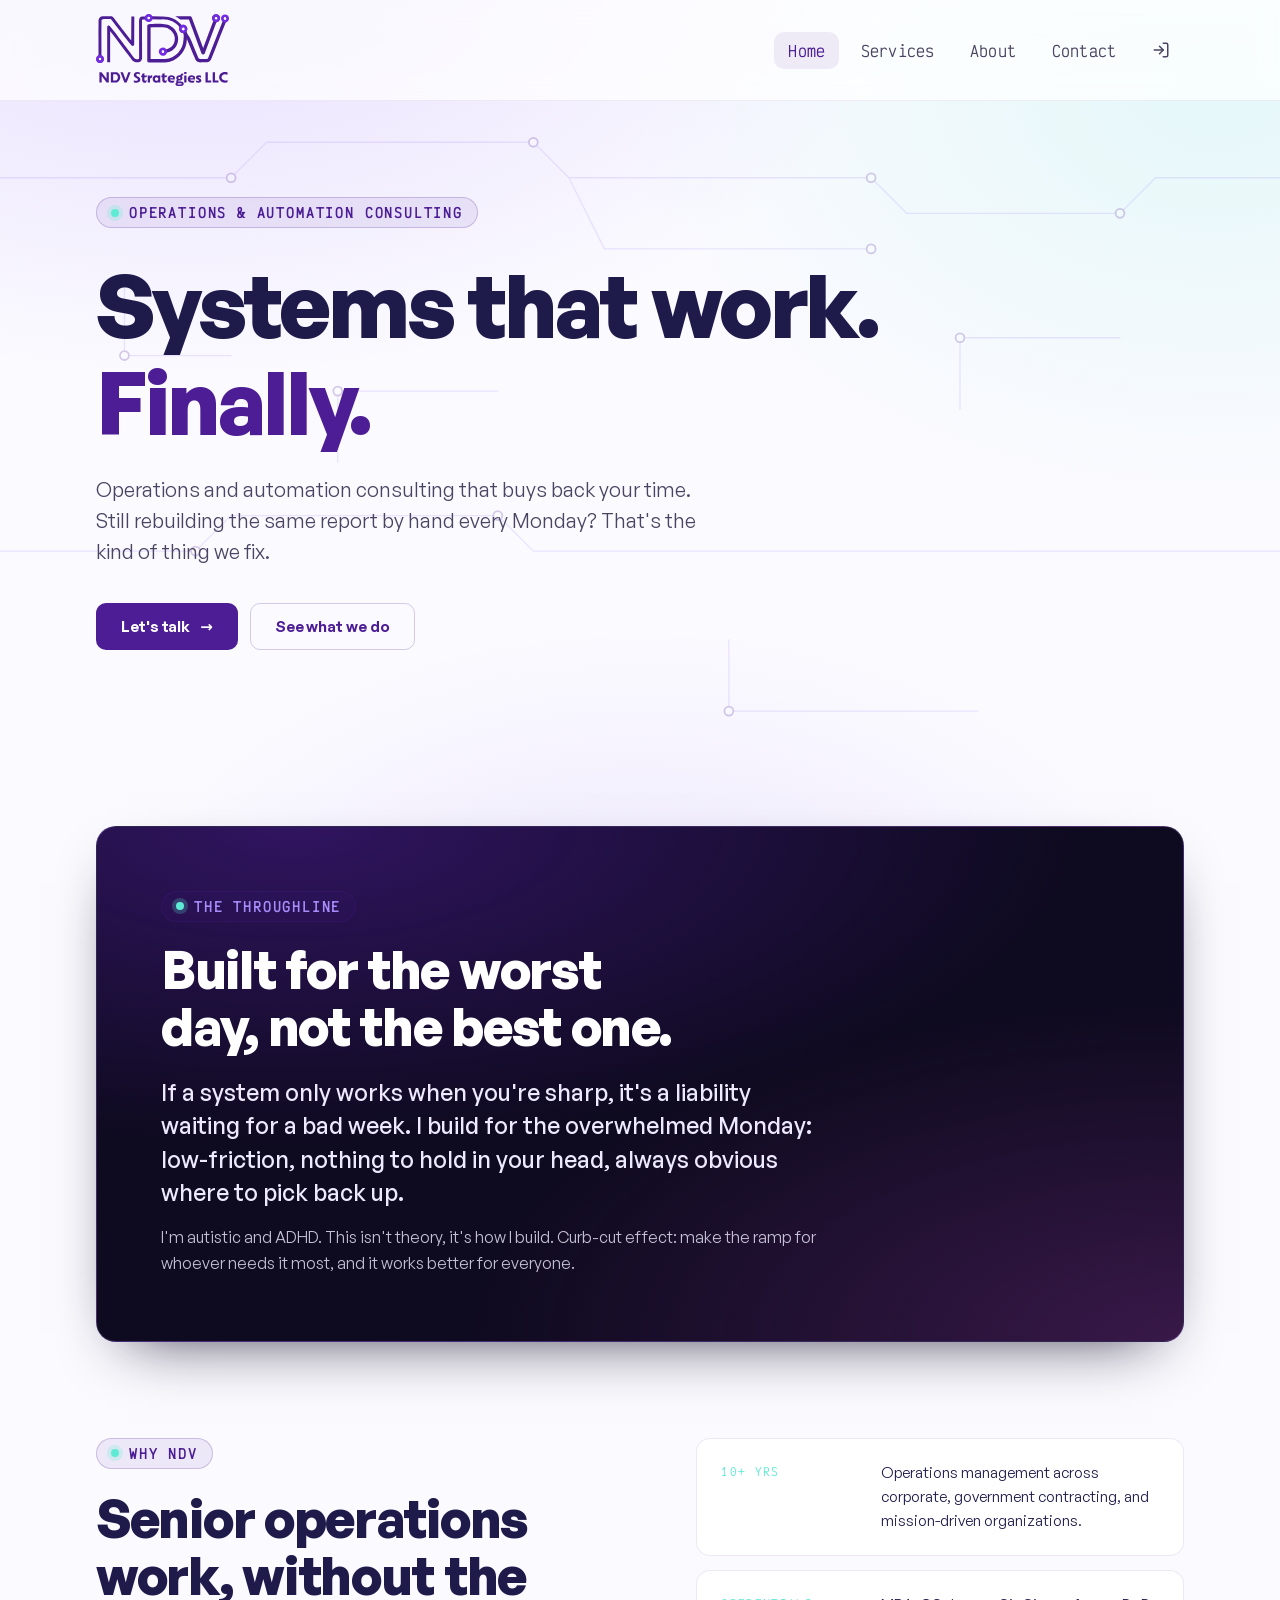
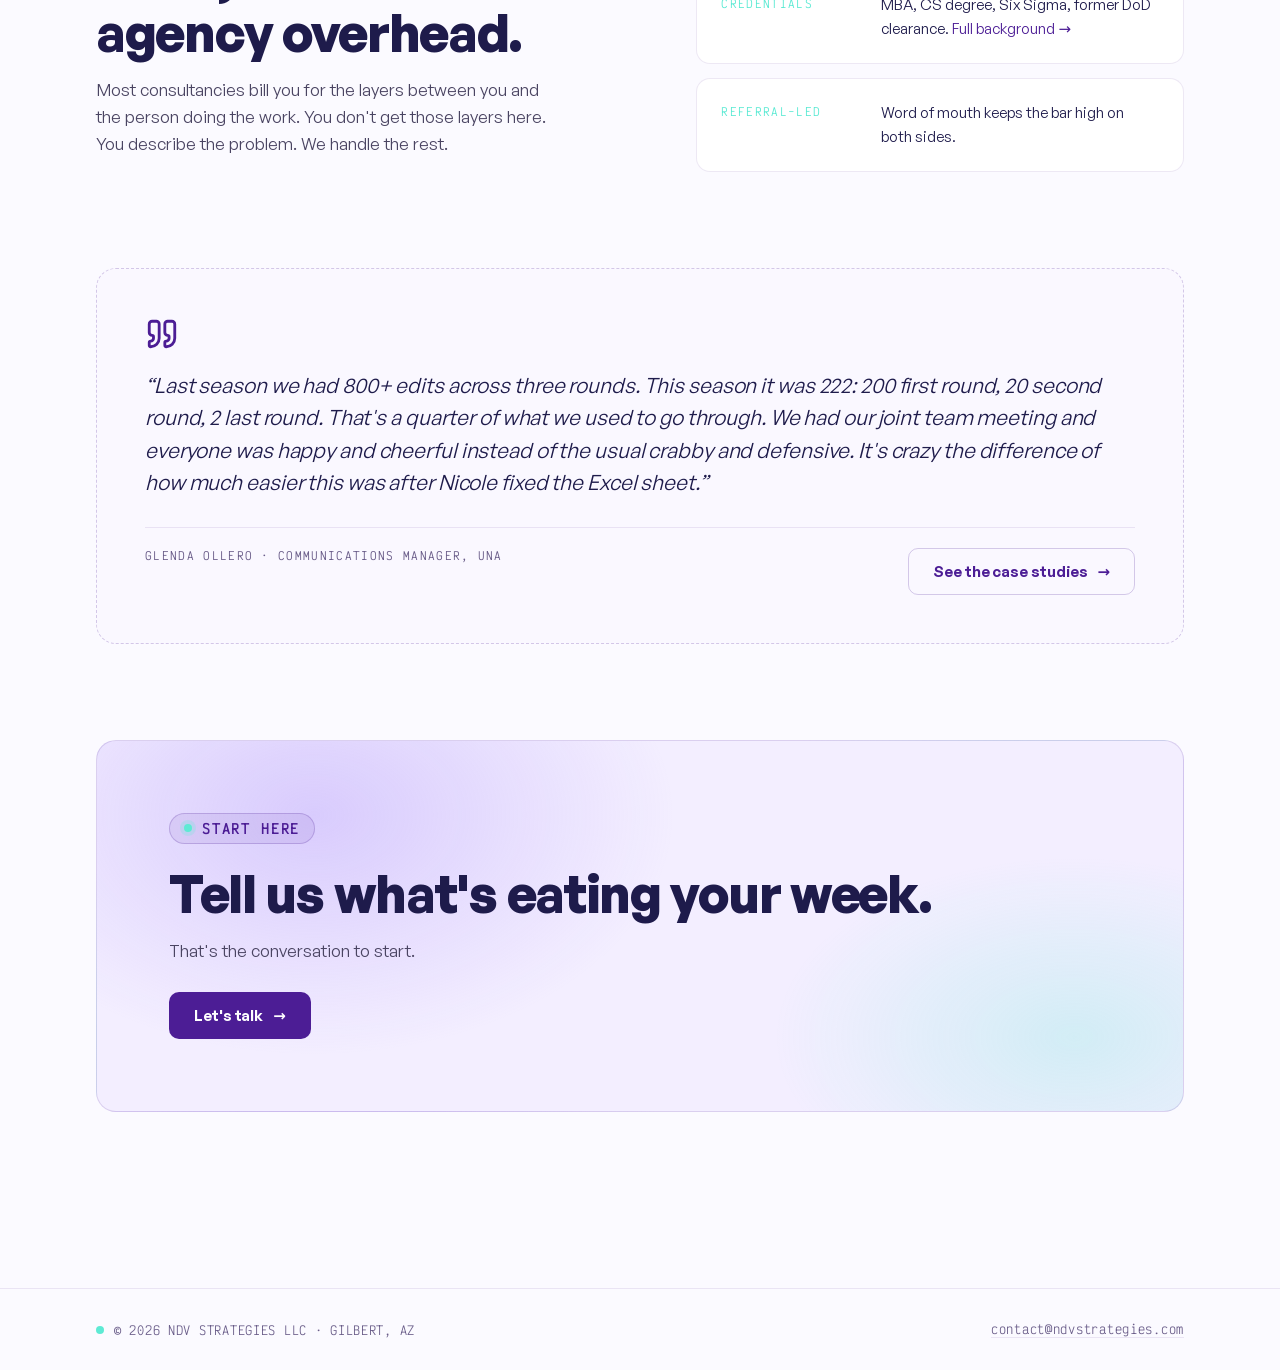
<file: index.html>
<!doctype html>
<html lang="en">
<head>
<meta charset="utf-8">
<meta name="viewport" content="width=device-width, initial-scale=1">
<!-- Google Analytics -->
<script async src="https://www.googletagmanager.com/gtag/js?id=G-9NS33HYLJK"></script>
<script>window.dataLayer=window.dataLayer||[];function gtag(){dataLayer.push(arguments);}gtag('js',new Date());gtag('config','G-9NS33HYLJK');</script>
<title>NDV Strategies · Systems that work. Finally.</title>
<meta name="description" content="Operations and automation consulting that buys back your time. Dashboards, reports, and workflows for organizations that need systems that actually run.">
<link rel="icon" type="image/svg+xml" href="assets/ndv-strategies-favicon.svg">
<link rel="icon" type="image/png" href="assets/ndv-strategies-favicon.png">
<link rel="stylesheet" href="colors_and_type.css">
<link rel="stylesheet" href="css/styles.css">
</head>
<body>

<!-- Circuit background (fixed, subtle) -->
<svg class="circuit-bg" viewBox="0 0 1440 900" preserveAspectRatio="xMidYMid slice" aria-hidden="true">
  <g fill="none" stroke="#A78BFA" stroke-width="1.5" stroke-linecap="round" stroke-linejoin="round" opacity="0.9">
    <path d="M -50 200 L 260 200 L 300 160 L 600 160 L 640 200 L 980 200"/>
    <path d="M 980 200 L 1020 240 L 1260 240 L 1300 200 L 1500 200"/>
    <path d="M 640 200 L 680 280 L 980 280"/>
    <path d="M -50 620 L 220 620 L 260 580 L 560 580 L 600 620 L 1500 620"/>
    <path d="M 380 520 L 380 440 L 560 440"/>
    <path d="M 1080 460 L 1080 380 L 1260 380"/>
    <path d="M 820 720 L 820 800 L 1100 800"/>
    <path d="M 140 320 L 140 400 L 260 400"/>
  </g>
  <g fill="#FFFFFF" stroke="#4C1D95" stroke-width="2">
    <circle cx="260" cy="200" r="5"/><circle cx="600" cy="160" r="5"/>
    <circle cx="980" cy="200" r="5"/><circle cx="1260" cy="240" r="5"/>
    <circle cx="220" cy="620" r="5"/><circle cx="560" cy="580" r="5"/>
    <circle cx="980" cy="280" r="5"/><circle cx="380" cy="440" r="5"/>
    <circle cx="1080" cy="380" r="5"/><circle cx="820" cy="800" r="5"/>
    <circle cx="140" cy="400" r="5"/>
  </g>
</svg>

<!-- Nav -->
<nav class="site-nav">
  <div class="shell nav-inner">
    <a class="nav-brand" href="index.html" aria-label="NDV Strategies, home">
      <img src="assets/ndv-strategies-logo-primary-transparent.svg" alt="NDV Strategies">
    </a>
    <button class="nav-toggle" aria-label="Toggle menu" aria-expanded="false">
      <svg viewBox="0 0 24 24"><path d="M4 7h16M4 12h16M4 17h16"/></svg>
    </button>
    <ul class="nav-links">
      <li><a href="index.html" class="active">Home</a></li>
      <li><a href="services.html">Services</a></li>
      <li><a href="about.html">About</a></li>
      <li><a href="contact.html">Contact</a></li>
      <li><a href="portal.html" class="nav-portal" aria-label="Client login portal" title="Client login"><svg width="18" height="18" viewBox="0 0 24 24" fill="none" stroke="currentColor" stroke-width="2" stroke-linecap="round" stroke-linejoin="round" aria-hidden="true"><path d="m10 17 5-5-5-5"/><path d="M15 12H3"/><path d="M15 3h4a2 2 0 0 1 2 2v14a2 2 0 0 1-2 2h-4"/></svg><span class="nav-portal-text">Login</span></a></li>
    </ul>
  </div>
</nav>

<main>

  <!-- Hero -->
  <section class="hero">
    <div class="shell">
      <span class="eyebrow"><span class="node"></span> Operations &amp; automation consulting</span>
      <h1>Systems that work.<br><span class="fin">Finally.</span></h1>
      <p class="sub">Operations and automation consulting that buys back your time. Still rebuilding the same report by hand every Monday? That's the kind of thing we fix.</p>
      <div class="hero-ctas">
        <a class="btn" href="contact.html">Let's talk <span class="arrow">→</span></a>
        <a class="btn btn-ghost" href="services.html">See what we do</a>
      </div>
    </div>
  </section>

  <!-- ND-first philosophy (the throughline) -->
  <section class="section">
    <div class="shell">
      <div class="philosophy">
        <span class="eyebrow"><span class="node"></span> The throughline</span>
        <h2>Built for the worst day, not the best one.</h2>
        <p class="phil-lede">If a system only works when you're sharp, it's a liability waiting for a bad week. I build for the overwhelmed Monday: low-friction, nothing to hold in your head, always obvious where to pick back up.</p>
        <p>I'm autistic and ADHD. This isn't theory, it's how I build. Curb-cut effect: make the ramp for whoever needs it most, and it works better for everyone.</p>
      </div>
    </div>
  </section>

  <!-- Why NDV -->
  <section class="section">
    <div class="shell">
      <div class="trust">
        <div class="trust-lede">
          <span class="eyebrow"><span class="node"></span> Why NDV</span>
          <h2 style="margin-top:20px">Senior operations work, without the agency overhead.</h2>
          <p>Most consultancies bill you for the layers between you and the person doing the work. You don't get those layers here. You describe the problem. We handle the rest.</p>
        </div>
        <ul class="trust-points">
          <li>
            <span class="mono-label">10+ yrs</span>
            <p>Operations management across corporate, government contracting, and mission-driven organizations.</p>
          </li>
          <li>
            <span class="mono-label">Credentials</span>
            <p>MBA, CS degree, Six Sigma, former DoD clearance. <a href="about.html#credentials">Full background &rarr;</a></p>
          </li>
          <li>
            <span class="mono-label">Referral-led</span>
            <p>Word of mouth keeps the bar high on both sides.</p>
          </li>
        </ul>
      </div>
    </div>
  </section>

  <!-- Featured proof: Glenda / UNA -->
  <section class="section">
    <div class="shell">
      <div class="testimonial-placeholder">
        <div class="tp-mark"><svg viewBox="0 0 24 24" fill="none" stroke="currentColor" stroke-width="2" stroke-linecap="round" stroke-linejoin="round" aria-hidden="true"><path d="M16 3a2 2 0 0 0-2 2v6a2 2 0 0 0 2 2 1 1 0 0 1 1 1v1a2 2 0 0 1-2 2 1 1 0 0 0-1 1v2a1 1 0 0 0 1 1 6 6 0 0 0 6-6V5a2 2 0 0 0-2-2z"/><path d="M5 3a2 2 0 0 0-2 2v6a2 2 0 0 0 2 2 1 1 0 0 1 1 1v1a2 2 0 0 1-2 2 1 1 0 0 0-1 1v2a1 1 0 0 0 1 1 6 6 0 0 0 6-6V5a2 2 0 0 0-2-2z"/></svg></div>
        <p class="tp-copy">&ldquo;Last season we had 800+ edits across three rounds. This season it was 222: 200 first round, 20 second round, 2 last round. That&#39;s a quarter of what we used to go through. We had our joint team meeting and everyone was happy and cheerful instead of the usual crabby and defensive. It&#39;s crazy the difference of how much easier this was after Nicole fixed the Excel sheet.&rdquo;</p>
        <div class="tp-foot">
          <span class="mono">Glenda Ollero &middot; Communications Manager, UNA</span>
          <a class="btn btn-ghost" href="services.html#case-studies">See the case studies <span class="arrow">→</span></a>
        </div>
      </div>
    </div>
  </section>

  <!-- CTA -->
  <section class="section">
    <div class="shell">
      <div class="cta-band">
        <span class="eyebrow"><span class="node"></span> Start here</span>
        <h2 style="margin-top:20px">Tell us what's eating your week.</h2>
        <p>That's the conversation to start.</p>
        <a class="btn" href="contact.html">Let's talk <span class="arrow">→</span></a>
      </div>
    </div>
  </section>

</main>

<footer class="site-footer">
  <div class="shell footer-inner">
    <span class="status"><span class="pulse"></span> © 2026 NDV Strategies LLC · Gilbert, AZ</span>
    <a href="mailto:contact@ndvstrategies.com" style="color:#6B5E8A; border-bottom:1px solid rgba(76,29,149,0.10);">contact@ndvstrategies.com</a>

  </div>
</footer>

<!-- Page-specific styles -->
<style>
  /* ── ND-first philosophy band ───────────────────────── */
  .philosophy {
    padding: clamp(36px, 5vw, 64px);
    border-radius: var(--r-xl);
    background:
      radial-gradient(130% 110% at 18% 0%, rgba(76,29,149,0.55), transparent 56%),
      radial-gradient(120% 120% at 100% 100%, rgba(115,44,130,0.42), transparent 55%),
      #0E0A1F;
    border: 1px solid rgba(167,139,250,0.22);
    box-shadow: 0 24px 60px -32px rgba(14,10,31,0.9);
  }
  .philosophy .eyebrow { color: var(--purple-light); }
  .philosophy h2 { color: #FFFFFF; margin: 18px 0 0; max-width: 20ch; }
  .philosophy p { color: rgba(237,233,254,0.82); max-width: 660px; font-size: 16px; line-height: 1.6; }
  .philosophy .phil-lede {
    font-size: clamp(19px, 1.9vw, 23px);
    line-height: 1.45;
    color: #EDE9FE;
    font-weight: 500;
    margin-top: 22px;
  }
  .philosophy p + p { margin-top: 16px; }
  .philosophy em { font-style: italic; color: #FFFFFF; }

  /* ── Trust / Why NDV layout ─────────────────────────── */
  .trust {
    display: grid;
    grid-template-columns: 1.1fr 1fr;
    gap: 64px;
    align-items: start;
  }
  @media (max-width: 1023px) { .trust { grid-template-columns: 1fr; gap: 40px; } }
  .trust-lede p { margin-top: 16px; font-size: 17px; max-width: 460px; }
  .trust-points {
    list-style: none; padding: 0; margin: 0;
    display: grid; gap: 14px;
  }
  .trust-points li {
    padding: 22px 24px;
    background: #FFFFFF;
    border: 1px solid rgba(76,29,149,0.10);
    border-radius: var(--r-lg);
    display: grid;
    grid-template-columns: 140px 1fr;
    gap: 20px;
    align-items: start;
  }
  .trust-points .mono-label {
    font-family: var(--font-mono);
    font-size: 11px; font-weight: 500;
    letter-spacing: 0.12em; text-transform: uppercase;
    color: var(--teal); padding-top: 3px;
  }
  .trust-points p { font-size: 15px; color: #1E1B4B; }
  @media (max-width: 640px) { .trust-points li { grid-template-columns: 1fr; gap: 8px; } }

  /* ── Featured testimonial ───────────────────────────── */
  .testimonial-placeholder {
    padding: 48px;
    background: #FAF8FF;
    border: 1px dashed rgba(76,29,149,0.22);
    border-radius: var(--r-xl);
    position: relative;
  }
  @media (max-width: 767px) { .testimonial-placeholder { padding: 32px 24px; } }
  .tp-mark { display: inline-flex; color: var(--purple-deep); margin-bottom: 18px; }
  .tp-mark svg { width: 34px; height: 34px; }
  .tp-copy {
    font-size: clamp(17px, 1.7vw, 21px);
    line-height: 1.55;
    color: #1E1B4B;
    font-weight: 400;
    font-style: italic;
    letter-spacing: -0.005em;
    margin-bottom: 14px;
  }
  .tp-foot {
    margin-top: 28px; padding-top: 20px;
    border-top: 1px solid rgba(76,29,149,0.10);
    display: flex; justify-content: space-between;
    gap: 16px; flex-wrap: wrap;
  }
</style>

<script>
  // Mobile nav toggle
  const toggle = document.querySelector('.nav-toggle');
  const links = document.querySelector('.nav-links');
  toggle?.addEventListener('click', () => {
    const open = links.classList.toggle('open');
    toggle.setAttribute('aria-expanded', String(open));
  });
  links?.querySelectorAll('a').forEach(a => a.addEventListener('click', () => links.classList.remove('open')));
</script>

</body>
</html>
</file>
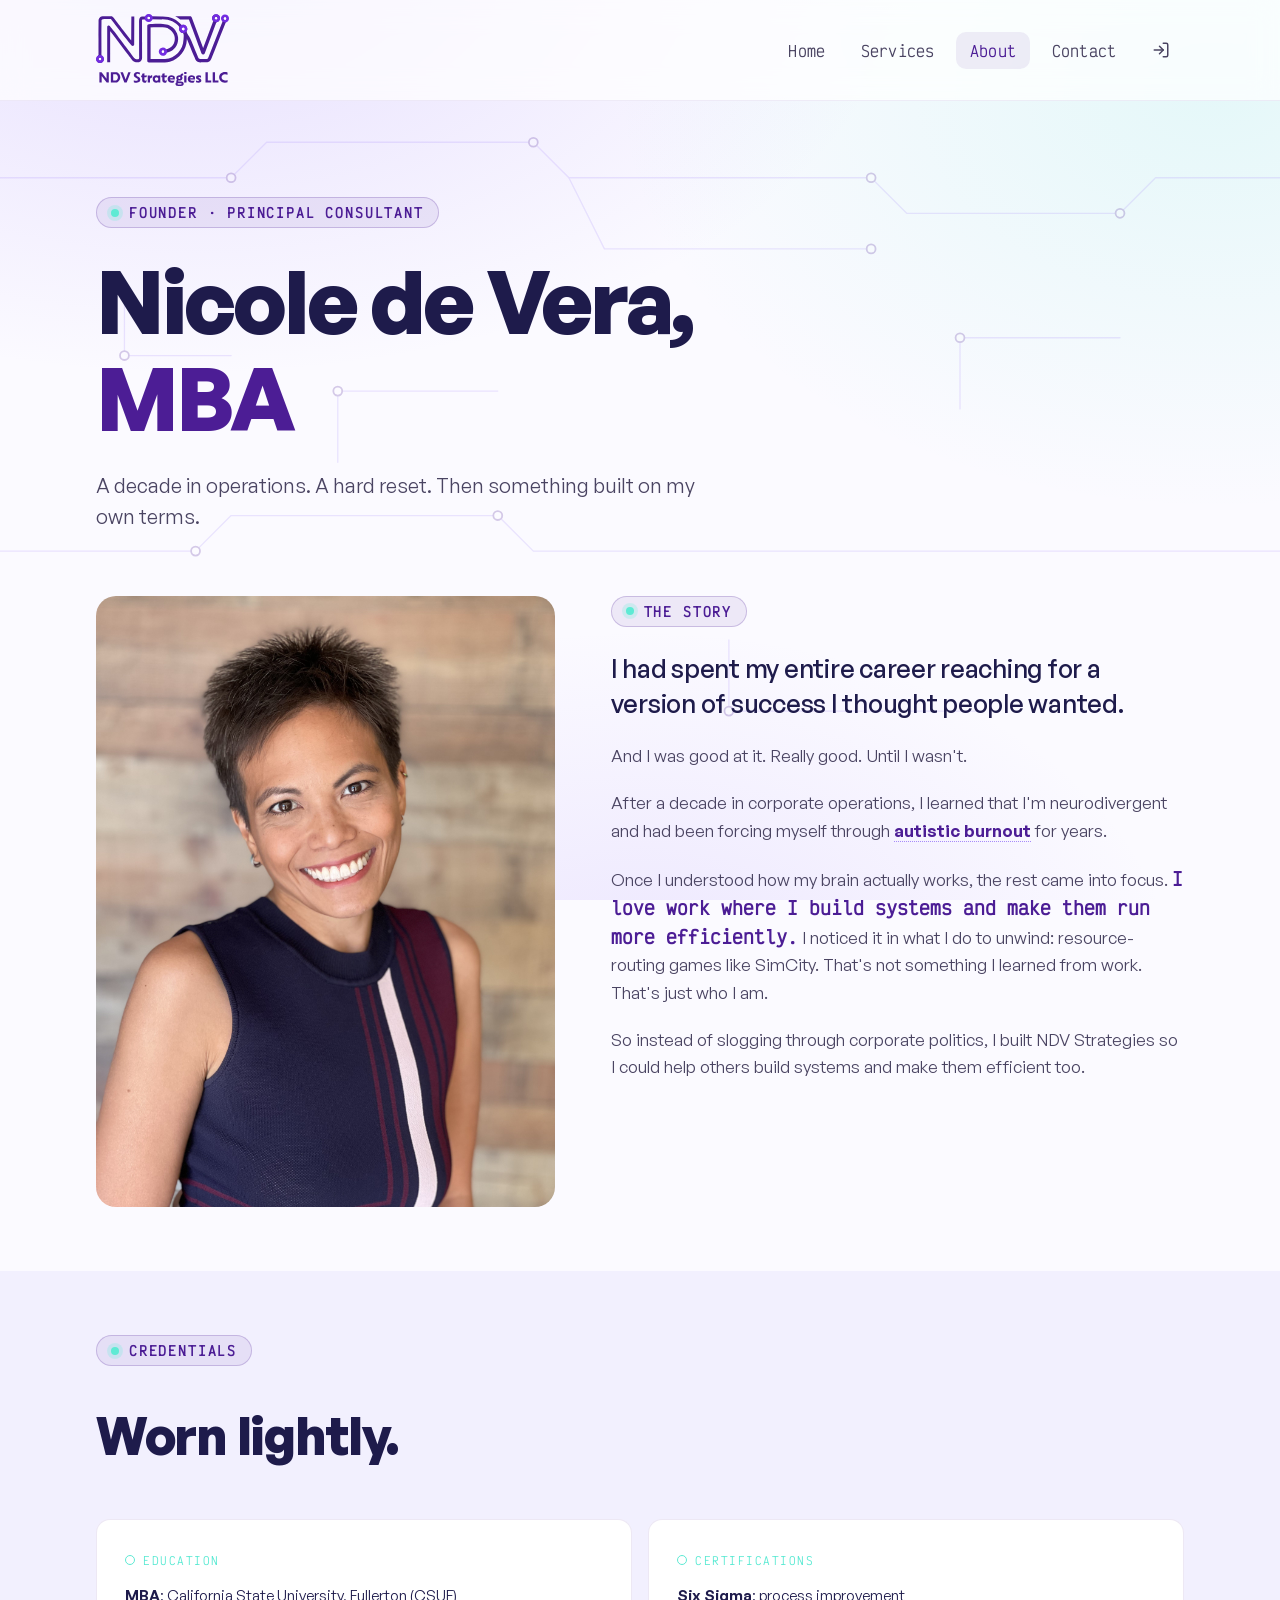
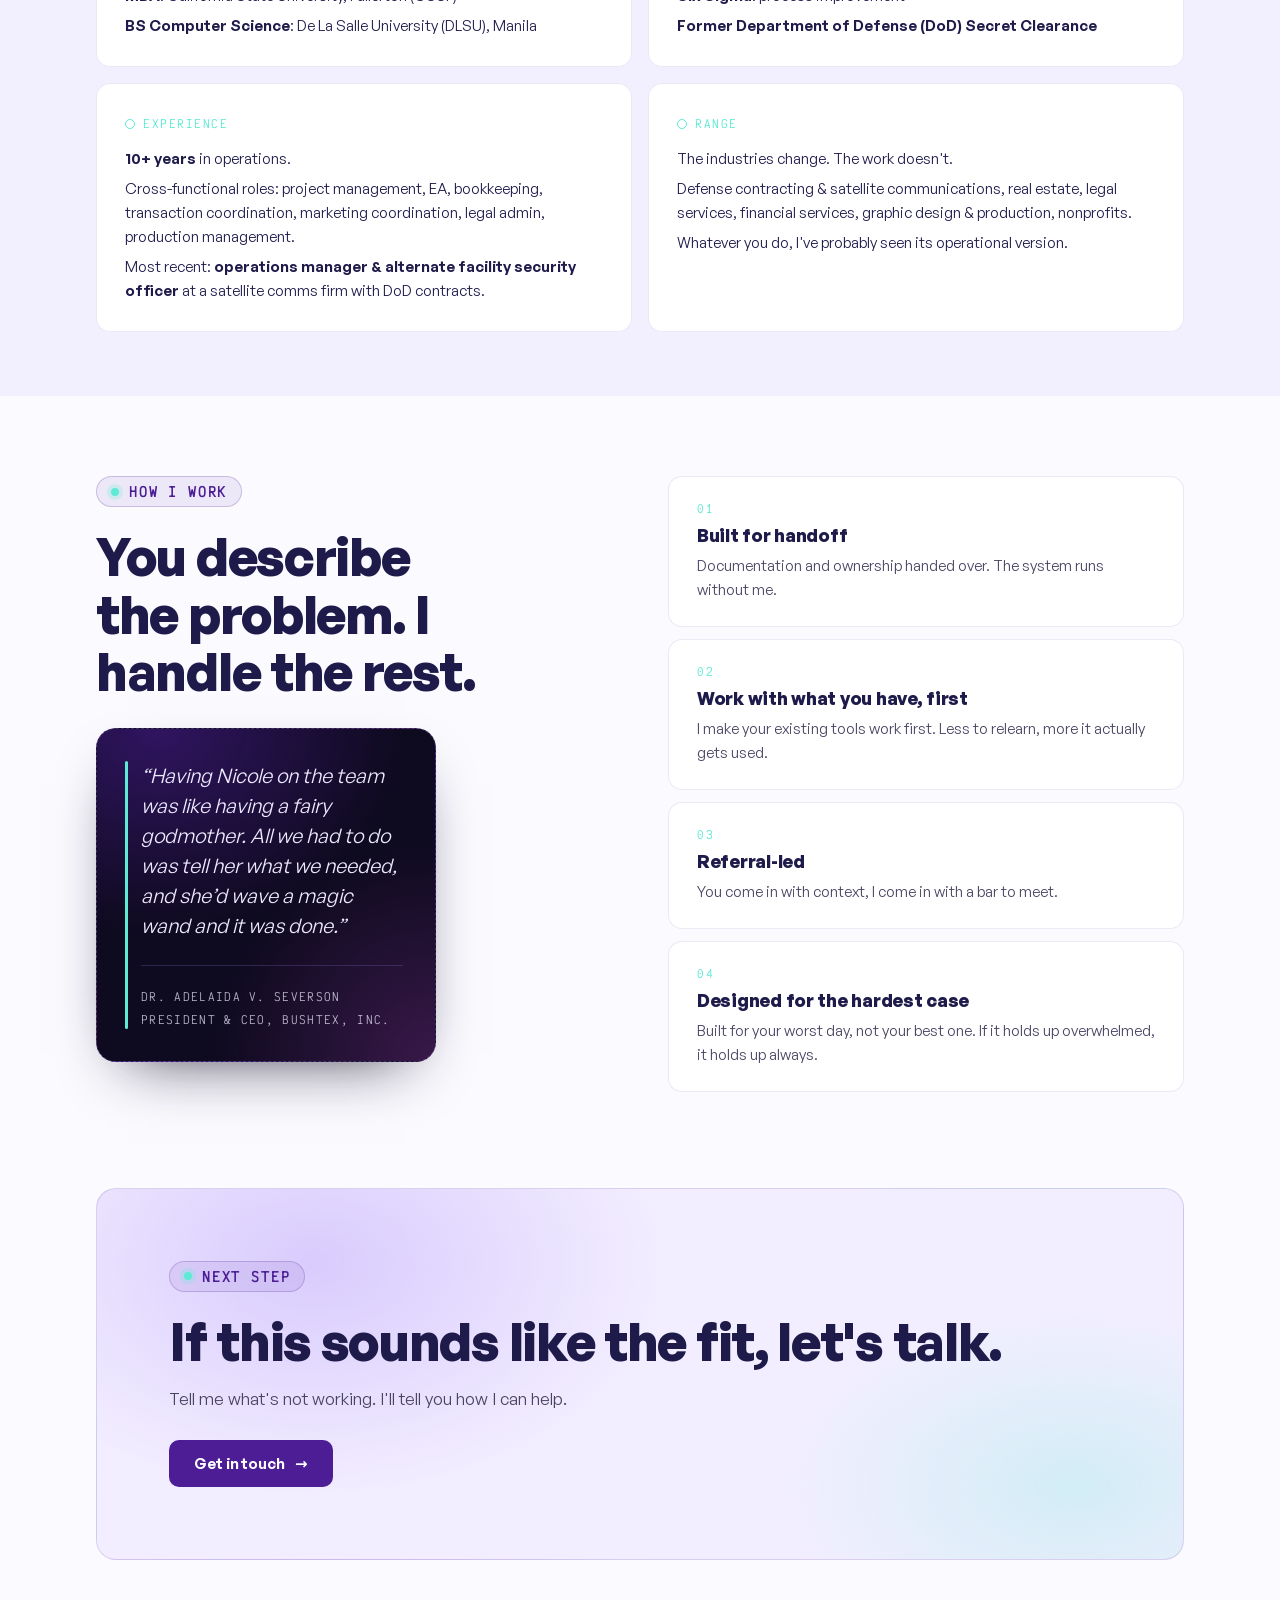
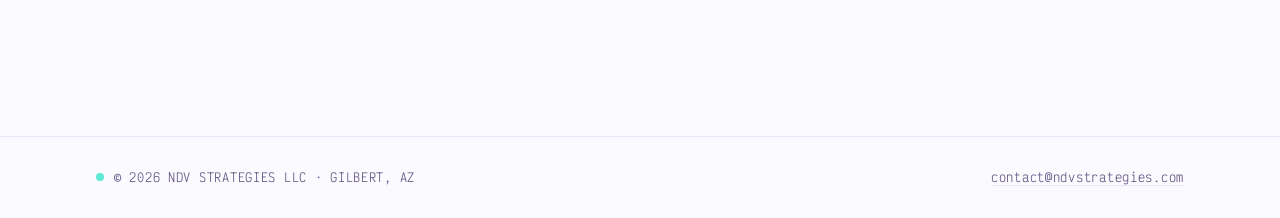
<file: about.html>
<!doctype html>
<html lang="en">
<head>
<meta charset="utf-8">
<meta name="viewport" content="width=device-width, initial-scale=1">
<!-- Google Analytics -->
<script async src="https://www.googletagmanager.com/gtag/js?id=G-9NS33HYLJK"></script>
<script>window.dataLayer=window.dataLayer||[];function gtag(){dataLayer.push(arguments);}gtag('js',new Date());gtag('config','G-9NS33HYLJK');</script>
<title>About · NDV Strategies</title>
<meta name="description" content="Nicole de Vera, MBA, founder of NDV Strategies. A decade of operations including government contracting, a former Secret Clearance, and a bias for systems that run without you.">
<link rel="icon" type="image/svg+xml" href="assets/ndv-strategies-favicon.svg">
<link rel="icon" type="image/png" href="assets/ndv-strategies-favicon.png">
<link rel="stylesheet" href="colors_and_type.css">
<link rel="stylesheet" href="css/styles.css">
</head>
<body>

<svg class="circuit-bg" viewBox="0 0 1440 900" preserveAspectRatio="xMidYMid slice" aria-hidden="true">
  <g fill="none" stroke="#A78BFA" stroke-width="1.5" stroke-linecap="round" stroke-linejoin="round" opacity="0.9">
    <path d="M -50 200 L 260 200 L 300 160 L 600 160 L 640 200 L 980 200"/>
    <path d="M 980 200 L 1020 240 L 1260 240 L 1300 200 L 1500 200"/>
    <path d="M 640 200 L 680 280 L 980 280"/>
    <path d="M -50 620 L 220 620 L 260 580 L 560 580 L 600 620 L 1500 620"/>
    <path d="M 380 520 L 380 440 L 560 440"/>
    <path d="M 1080 460 L 1080 380 L 1260 380"/>
    <path d="M 820 720 L 820 800 L 1100 800"/>
    <path d="M 140 320 L 140 400 L 260 400"/>
  </g>
  <g fill="#FFFFFF" stroke="#4C1D95" stroke-width="2">
    <circle cx="260" cy="200" r="5"/><circle cx="600" cy="160" r="5"/>
    <circle cx="980" cy="200" r="5"/><circle cx="1260" cy="240" r="5"/>
    <circle cx="220" cy="620" r="5"/><circle cx="560" cy="580" r="5"/>
    <circle cx="980" cy="280" r="5"/><circle cx="380" cy="440" r="5"/>
    <circle cx="1080" cy="380" r="5"/><circle cx="820" cy="800" r="5"/>
    <circle cx="140" cy="400" r="5"/>
  </g>
</svg>

<nav class="site-nav">
  <div class="shell nav-inner">
    <a class="nav-brand" href="index.html" aria-label="NDV Strategies, home">
      <img src="assets/ndv-strategies-logo-primary-transparent.svg" alt="NDV Strategies">
    </a>
    <button class="nav-toggle" aria-label="Toggle menu" aria-expanded="false">
      <svg viewBox="0 0 24 24"><path d="M4 7h16M4 12h16M4 17h16"/></svg>
    </button>
    <ul class="nav-links">
      <li><a href="index.html">Home</a></li>
      <li><a href="services.html">Services</a></li>
      <li><a href="about.html" class="active">About</a></li>
      <li><a href="contact.html">Contact</a></li>
      <li><a href="portal.html" class="nav-portal" aria-label="Client login portal" title="Client login"><svg width="18" height="18" viewBox="0 0 24 24" fill="none" stroke="currentColor" stroke-width="2" stroke-linecap="round" stroke-linejoin="round" aria-hidden="true"><path d="m10 17 5-5-5-5"/><path d="M15 12H3"/><path d="M15 3h4a2 2 0 0 1 2 2v14a2 2 0 0 1-2 2h-4"/></svg><span class="nav-portal-text">Login</span></a></li>
    </ul>
  </div>
</nav>

<main>

  <section class="hero">
    <div class="shell about-hero">
      <div class="about-copy">
        <span class="eyebrow"><span class="node"></span> Founder · Principal Consultant</span>
        <h1 style="margin-top:24px;">Nicole&nbsp;de&nbsp;Vera,<br><span class="fin">MBA</span></h1>
        <p class="sub" style="margin-top:20px;">A decade in operations. A hard reset. Then something built on my own terms.</p>
      </div>
    </div>
  </section>

  <!-- The story -->
  <section class="section story-sec">
    <div class="shell story-grid">
      <div class="story-photo">
        <img src="assets/nicole-headshot.jpg" alt="Nicole de Vera">
      </div>
      <div class="story-body stack-md">
        <span class="eyebrow"><span class="node"></span> The story</span>
        <p class="lede">I had spent my entire career reaching for a version of success I thought people wanted.</p>
        <p>And I was good at it. Really good. Until I wasn't.</p>
        <p>After a decade in corporate operations, I learned that I'm neurodivergent and had been forcing myself through <span class="term" tabindex="0" role="note" aria-label="Autistic burnout: deep, long-term burnout from masking and the daily strain of navigating a world not built for your brain. Unlike regular burnout, a weekend off won't touch it. It can be debilitating for years, sometimes for life, severely affecting well-being and quality of life.">autistic burnout<span class="term-tip" aria-hidden="true">Deep, long-term burnout from masking and the daily strain of navigating a world not built for your brain. Unlike regular burnout, a weekend off won't touch it. It can be debilitating for years, sometimes for life, severely affecting well-being and quality of life.</span></span> for years.</p>
        <p>Once I understood how my brain actually works, the rest came into focus. <span class="accent-line">I love work where I build systems and make them run more efficiently.</span> I noticed it in what I do to unwind: resource-routing games like SimCity. That's not something I learned from work. That's just who I am.</p>
        <p>So instead of slogging through corporate politics, I built NDV Strategies so I could help others build systems and make them efficient too.</p>
      </div>
    </div>
  </section>

  <!-- Credentials -->
  <section class="section creds-band" id="credentials">
    <div class="shell">
      <div class="section-head">
        <span class="eyebrow"><span class="node"></span> Credentials</span>
        <h2 style="margin-top:20px">Worn lightly.</h2>
      </div>

      <ul class="creds">
        <li>
          <span class="mono-label">Education</span>
          <p><strong>MBA</strong>: California State University, Fullerton (CSUF)</p>
          <p><strong>BS Computer Science</strong>: De La Salle University (DLSU), Manila</p>
        </li>
        <li>
          <span class="mono-label">Certifications</span>
          <p><strong>Six Sigma</strong>: process improvement</p>
          <p><strong>Former Department of Defense (DoD) Secret Clearance</strong></p>
        </li>
        <li>
          <span class="mono-label">Experience</span>
          <p><strong>10+ years</strong> in operations.</p>
          <p>Cross-functional roles: project management, EA, bookkeeping, transaction coordination, marketing coordination, legal admin, production management.</p>
          <p>Most recent: <strong>operations manager &amp; alternate facility security officer</strong> at a satellite comms firm with DoD contracts.</p>
        </li>
        <li>
          <span class="mono-label">Range</span>
          <p>The industries change. The work doesn't.</p>
          <p>Defense contracting &amp; satellite communications, real estate, legal services, financial services, graphic design &amp; production, nonprofits.</p>
          <p>Whatever you do, I've probably seen its operational version.</p>
        </li>
      </ul>
    </div>
  </section>

  <!-- How I work -->
  <section class="section">
    <div class="shell">
      <div class="how-grid">
        <div class="how-lede">
          <span class="eyebrow"><span class="node"></span> How I work</span>
          <h2 style="margin-top:20px">You describe the problem. I handle the rest.</h2>
          <blockquote class="how-quote">
            <p>&ldquo;Having Nicole on the team was like having a fairy godmother. All we had to do was tell her what we needed, and she&rsquo;d wave a magic wand and it was done.&rdquo;</p>
            <div class="how-quote-foot"><span class="mono">Dr. Adelaida V. Severson<br>President &amp; CEO, Bushtex, Inc.</span></div>
          </blockquote>
        </div>
        <div class="how-principles stack-sm">
          <div class="principle">
            <span class="mono-label">01</span>
            <h3>Built for handoff</h3>
            <p>Documentation and ownership handed over. The system runs without me.</p>
          </div>
          <div class="principle">
            <span class="mono-label">02</span>
            <h3>Work with what you have, first</h3>
            <p>I make your existing tools work first. Less to relearn, more it actually gets used.</p>
          </div>
          <div class="principle">
            <span class="mono-label">03</span>
            <h3>Referral-led</h3>
            <p>You come in with context, I come in with a bar to meet.</p>
          </div>
          <div class="principle">
            <span class="mono-label">04</span>
            <h3>Designed for the hardest case</h3>
            <p>Built for your worst day, not your best one. If it holds up overwhelmed, it holds up always.</p>
          </div>
        </div>
      </div>
    </div>
  </section>

  <!-- CTA -->
  <section class="section">
    <div class="shell">
      <div class="cta-band">
        <span class="eyebrow"><span class="node"></span> Next step</span>
        <h2 style="margin-top:20px">If this sounds like the fit, let's talk.</h2>
        <p>Tell me what's not working. I'll tell you how I can help.</p>
        <a class="btn" href="contact.html">Get in touch <span class="arrow">→</span></a>
      </div>
    </div>
  </section>

</main>

<footer class="site-footer">
  <div class="shell footer-inner">
    <span class="status"><span class="pulse"></span> © 2026 NDV Strategies LLC · Gilbert, AZ</span>
    <a href="mailto:contact@ndvstrategies.com" style="color:#6B5E8A; border-bottom:1px solid rgba(76,29,149,0.10);">contact@ndvstrategies.com</a>

  </div>
</footer>

<style>
  /* Testimonial in the "How I work" left column — teal bar, centered to fill the column */
  .how-grid { align-items: stretch; }
  .how-lede { display: flex; flex-direction: column; }
  .how-lede > .eyebrow { align-self: flex-start; }
  .how-lede .how-quote {
    position: relative;
    margin: auto 0;
    max-width: 340px;
    padding: 32px 32px 32px 44px;
    background:
      radial-gradient(130% 110% at 18% 0%, rgba(76,29,149,0.55), transparent 56%),
      radial-gradient(120% 120% at 100% 100%, rgba(115,44,130,0.42), transparent 55%),
      #0E0A1F;
    border: 1px dashed rgba(167,139,250,0.30);
    border-radius: var(--r-xl);
    box-shadow: 0 24px 60px -32px rgba(14,10,31,0.9);
  }
  .how-quote::before {
    content: '';
    position: absolute;
    left: 28px;
    top: 32px;
    bottom: 32px;
    width: 3px;
    border-radius: 2px;
    background: var(--teal);
  }
  .how-quote p {
    font-size: clamp(17px, 1.7vw, 20px) !important;
    line-height: 1.5;
    font-style: italic;
    color: #EDE9FE;
    font-weight: 400;
    margin: 0 !important;
    max-width: none;
  }
  .how-quote .mono { color: rgba(237,233,254,0.72); line-height: 1.7; }
  .how-quote-foot {
    margin-top: 24px;
    padding-top: 18px;
    border-top: 1px solid rgba(167,139,250,0.20);
  }

  /* In-line accent line in the story (subtle highlight) */
  .story-body .accent-line {
    font-family: var(--font-mono);
    font-weight: 600;
    font-size: 1.05em;
    color: var(--purple-deep);
  }

  /* Inline term tooltip (e.g. "autistic burnout") */
  .term {
    position: relative;
    font-weight: 600;
    color: var(--purple-deep);
    border-bottom: 1.5px dotted var(--purple-light);
    cursor: help;
    outline: none;
  }
  .term:focus-visible { border-radius: 3px; box-shadow: 0 0 0 3px rgba(167,139,250,0.45); }
  .term-tip {
    position: absolute;
    left: 0;
    bottom: calc(100% + 12px);
    width: min(340px, 78vw);
    background: #1E1B4B;
    color: #EDE9FE;
    font-size: 13.5px;
    font-weight: 400;
    line-height: 1.55;
    letter-spacing: 0;
    text-align: left;
    padding: 13px 15px;
    border-radius: 12px;
    box-shadow: 0 16px 40px -14px rgba(14,10,31,0.75);
    opacity: 0;
    visibility: hidden;
    transform: translateY(5px);
    transition: opacity 0.16s ease, transform 0.16s ease, visibility 0.16s;
    z-index: 30;
    pointer-events: none;
  }
  .term-tip::after {
    content: '';
    position: absolute;
    top: 100%;
    left: 26px;
    border: 7px solid transparent;
    border-top-color: #1E1B4B;
  }
  .term:hover .term-tip,
  .term:focus .term-tip,
  .term:focus-within .term-tip {
    opacity: 1;
    visibility: visible;
    transform: translateY(0);
  }

  /* Name + credential suffix */
  .about-copy h1 .cred {
    color: var(--purple-deep);
    font-size: 0.58em;
    font-weight: 700;
    letter-spacing: 0.04em;
    vertical-align: baseline;
    margin-left: 0.4em;
    white-space: nowrap;
  }

  /* Credentials band (full-bleed soft purple) */
  .section.creds-band {
    background: rgba(237,233,254,0.6);
    padding-top: 64px;
    padding-bottom: 64px;
    position: relative;
    z-index: 1;
  }
  .creds-band + .section { padding-top: 80px; }

  /* Pull the story up; equal space above and below it (about page only) */
  .hero { padding-bottom: 28px; }
  .section.story-sec { padding-top: 0; padding-bottom: 64px; }

  /* Story (with portrait filling the left column) */
  .story-grid {
    display: grid;
    grid-template-columns: 0.8fr 1fr;
    gap: 56px;
    align-items: stretch;
  }
  @media (max-width: 1023px) { .story-grid { grid-template-columns: 1fr; gap: 32px; } }

  .story-photo {
    border-radius: var(--r-xl);
    overflow: hidden;
    min-height: 100%;
  }
  .story-photo img {
    width: 100%;
    height: 100%;
    object-fit: cover;
    object-position: center top;
    display: block;
  }
  @media (max-width: 1023px) {
    .story-photo { aspect-ratio: 4 / 3; }
  }
  .story-body .eyebrow { margin-bottom: 4px; }
  .story-body .lede {
    font-size: clamp(22px, 2vw, 26px);
    line-height: 1.4;
    color: #1E1B4B;
    font-weight: 500;
    letter-spacing: -0.01em;
    max-width: 640px;
  }
  .story-body p { font-size: 17px; max-width: 640px; }

  /* Credentials */
  .creds {
    list-style: none;
    padding: 0;
    margin: 0;
    display: grid;
    grid-template-columns: repeat(2, 1fr);
    gap: 16px;
  }
  @media (max-width: 767px) { .creds { grid-template-columns: 1fr; } }
  .creds li {
    padding: 28px;
    background: #FFFFFF;
    border: 1px solid rgba(76,29,149,0.10);
    border-radius: var(--r-lg);
  }
  .creds .mono-label {
    font-family: var(--font-mono);
    font-size: 11px;
    font-weight: 500;
    letter-spacing: 0.14em;
    text-transform: uppercase;
    color: var(--teal);
    display: inline-flex;
    align-items: center;
    gap: 8px;
    margin-bottom: 16px;
  }
  .creds .mono-label::before {
    content: '';
    width: 8px; height: 8px;
    border-radius: 999px;
    border: 1.5px solid var(--teal);
  }
  .creds p { font-size: 15px; color: #1E1B4B; }
  .creds p + p { margin-top: 6px; }
  .creds strong { color: #1E1B4B; font-weight: 600; }

  /* How I work */
  .how-grid {
    display: grid;
    grid-template-columns: 1fr 1fr;
    gap: 56px;
    align-items: stretch;
  }
  @media (max-width: 1023px) { .how-grid { grid-template-columns: 1fr; gap: 40px; } }
  .how-lede p { margin-top: 16px; font-size: 17px; max-width: 480px; }
  .how-lede p + p { margin-top: 12px; }

  .principle {
    padding: 24px 28px;
    background: #FFFFFF;
    border: 1px solid rgba(76,29,149,0.10);
    border-radius: var(--r-lg);
    position: relative;
  }
  .principle .mono-label {
    font-family: var(--font-mono);
    font-size: 11px;
    font-weight: 500;
    letter-spacing: 0.14em;
    color: var(--teal);
    display: block;
    margin-bottom: 10px;
  }
  .principle h3 { font-size: 18px; margin-bottom: 8px; }
  .principle p { font-size: 15px; }
</style>

<script>
  const toggle = document.querySelector('.nav-toggle');
  const links = document.querySelector('.nav-links');
  toggle?.addEventListener('click', () => {
    const open = links.classList.toggle('open');
    toggle.setAttribute('aria-expanded', String(open));
  });
  links?.querySelectorAll('a').forEach(a => a.addEventListener('click', () => links.classList.remove('open')));
</script>

</body>
</html>
</file>
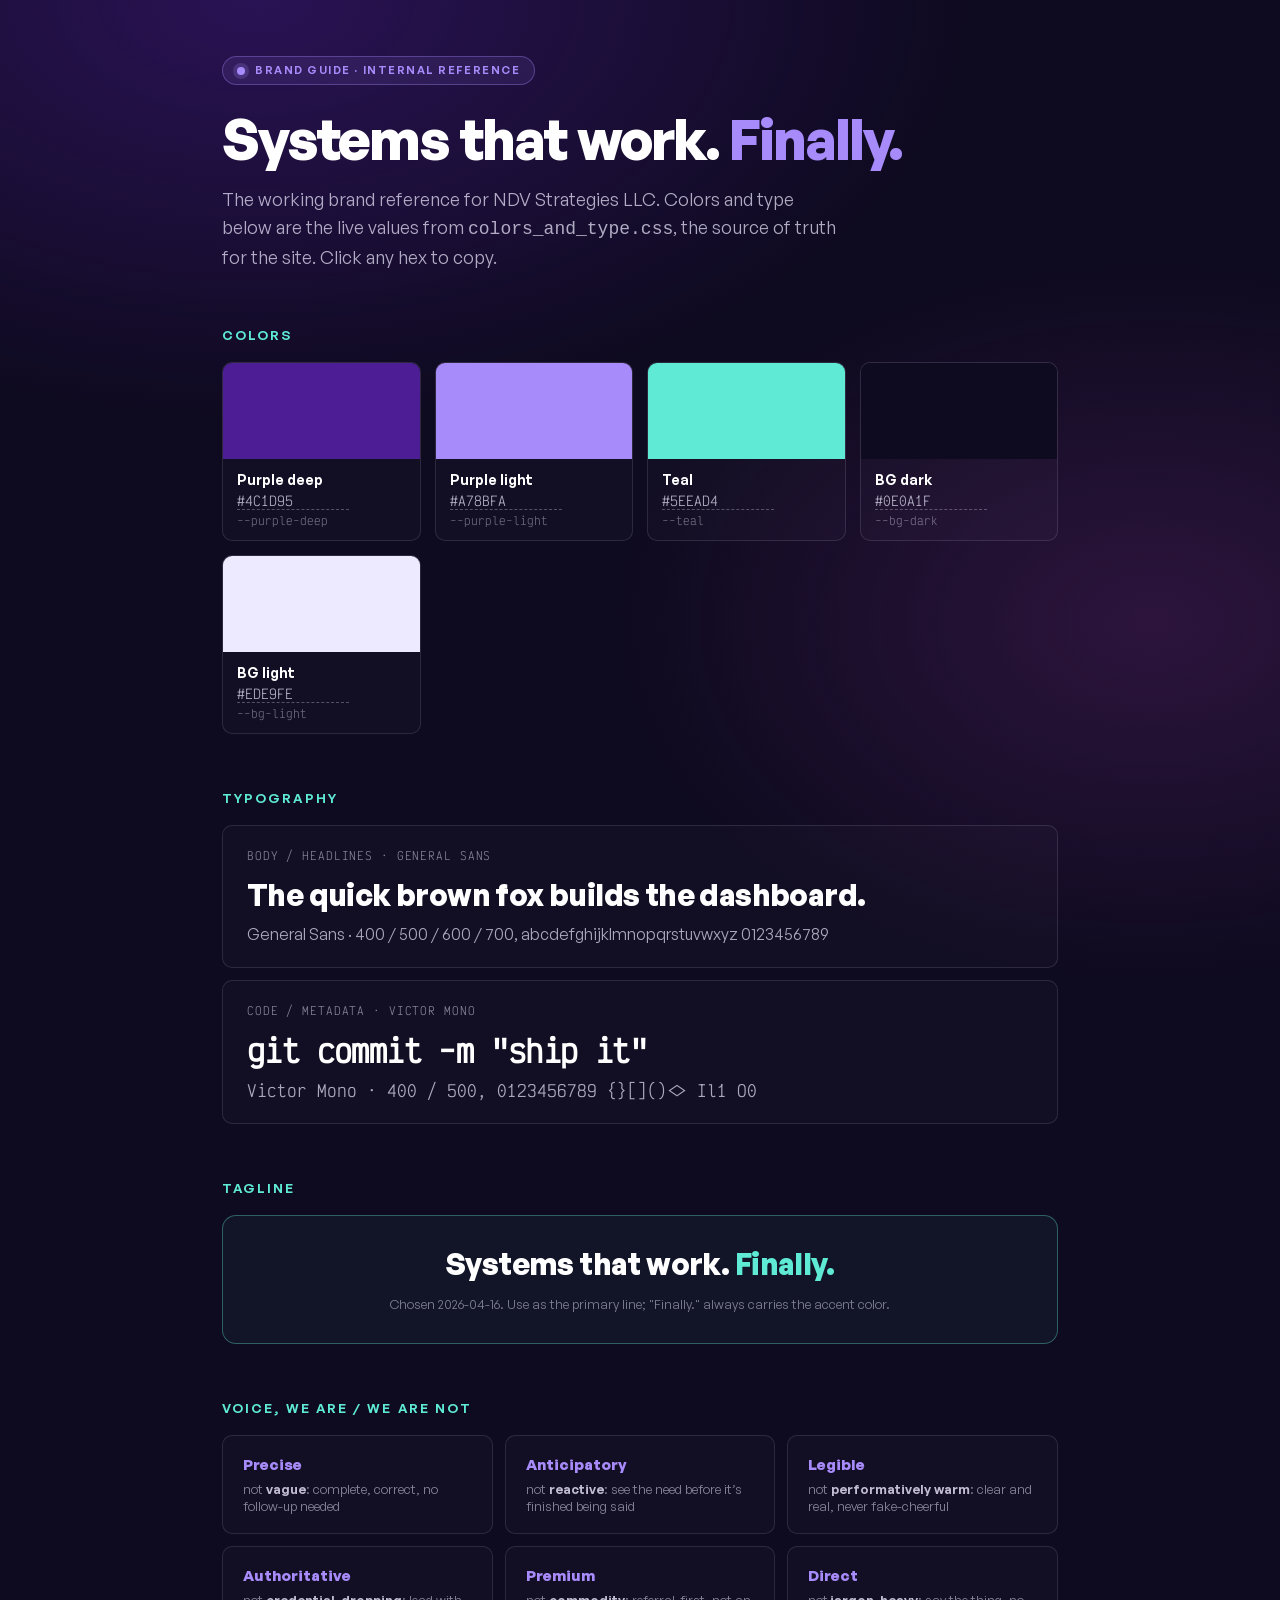
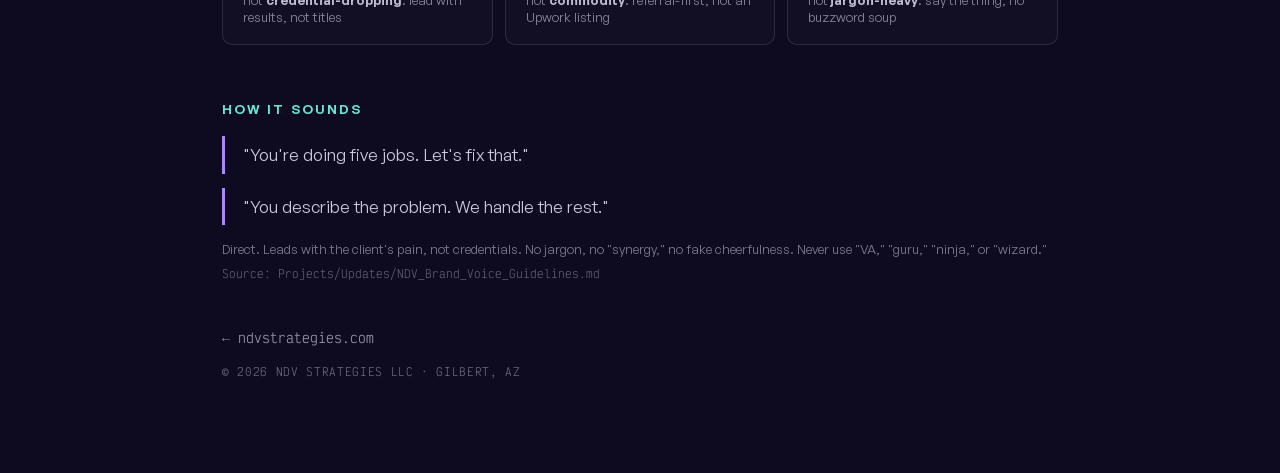
<file: brand.html>
<!doctype html>
<html lang="en">
<head>
<meta charset="utf-8">
<meta name="viewport" content="width=device-width, initial-scale=1.0">
<!-- Google Analytics -->
<script async src="https://www.googletagmanager.com/gtag/js?id=G-9NS33HYLJK"></script>
<script>window.dataLayer=window.dataLayer||[];function gtag(){dataLayer.push(arguments);}gtag('js',new Date());gtag('config','G-9NS33HYLJK');</script>
<title>NDV Strategies · Brand Guide</title>
<meta name="description" content="NDV Strategies LLC brand guide, colors, type, voice.">
<meta name="robots" content="noindex">
<link rel="icon" type="image/svg+xml" href="assets/ndv-strategies-favicon.svg">
<link rel="icon" type="image/png" href="assets/ndv-strategies-favicon.png">
<link rel="stylesheet" href="colors_and_type.css">
<style>
  html, body { margin: 0; padding: 0; font-family: var(--font-sans); background: #0E0A1F; color: #EDE9FE; -webkit-font-smoothing: antialiased; }
  * { box-sizing: border-box; }
  body { background: radial-gradient(1200px 700px at 20% 0%, rgba(76,29,149,0.45), transparent 60%), radial-gradient(900px 600px at 90% 30%, rgba(115,44,130,0.30), transparent 60%), #0E0A1F; min-height: 100vh; }
  .wrap { max-width: 900px; margin: 0 auto; padding: 56px 32px 96px; }
  .eyebrow { display: inline-flex; align-items: center; gap: 10px; padding: 6px 14px; background: rgba(167,139,250,0.10); border: 1px solid rgba(167,139,250,0.35); border-radius: 999px; font-size: 11px; font-weight: 600; letter-spacing: 0.14em; color: #A78BFA; text-transform: uppercase; }
  .node { width: 8px; height: 8px; border-radius: 999px; background: #A78BFA; box-shadow: 0 0 0 4px rgba(167,139,250,0.20); }
  h1 { font-size: 56px; font-weight: 700; letter-spacing: -0.035em; line-height: 1.05; margin: 24px 0 8px; color: #fff; }
  h1 .fin { color: #A78BFA; }
  .lede { font-size: 18px; color: rgba(237,233,254,0.72); max-width: 620px; line-height: 1.55; margin-bottom: 8px; }
  h2 { font-size: 13px; font-weight: 600; letter-spacing: 0.16em; text-transform: uppercase; color: #5EEAD4; margin: 56px 0 18px; }
  .grid { display: grid; grid-template-columns: repeat(auto-fill, minmax(180px, 1fr)); gap: 14px; }
  .swatch { border: 1px solid rgba(237,233,254,0.12); border-radius: var(--r-md); overflow: hidden; background: rgba(255,255,255,0.02); }
  .chip { height: 96px; display: flex; align-items: flex-end; padding: 10px; }
  .swatch .meta { padding: 12px 14px; }
  .swatch .name { font-size: 14px; font-weight: 600; color: #fff; }
  .swatch .hex { display: inline-block; font-family: var(--font-mono); font-size: 13px; color: rgba(237,233,254,0.7); margin-top: 3px; cursor: copy; border-bottom: 1px dashed rgba(237,233,254,0.30); transition: color 140ms, border-color 140ms; }
  .swatch .hex:hover { color: #A78BFA; border-color: #A78BFA; }
  .swatch .hex.copied { color: #5EEAD4; border-color: transparent; }
  .swatch .var { font-family: var(--font-mono); font-size: 11px; color: rgba(237,233,254,0.40); margin-top: 2px; }
  .copytag { font-size: 10px; color: #5EEAD4; margin-left: 6px; opacity: 0; transition: opacity 140ms; }
  .hex.copied .copytag { opacity: 1; }
  .type-row { border: 1px solid rgba(237,233,254,0.12); border-radius: var(--r-md); padding: 22px 24px; margin-bottom: 12px; background: rgba(255,255,255,0.02); }
  .type-row .label { font-family: var(--font-mono); font-size: 11px; letter-spacing: 0.08em; color: rgba(237,233,254,0.5); text-transform: uppercase; margin-bottom: 12px; }
  .sans-sample { font-family: var(--font-sans); }
  .mono-sample { font-family: var(--font-mono); }
  .big { font-size: 30px; font-weight: 700; color: #fff; letter-spacing: -0.02em; }
  .voice { display: grid; grid-template-columns: repeat(auto-fill, minmax(240px, 1fr)); gap: 12px; }
  .vcard { border: 1px solid rgba(237,233,254,0.12); border-radius: var(--r-md); padding: 18px 20px; background: rgba(255,255,255,0.02); }
  .vcard .we { font-weight: 700; color: #A78BFA; font-size: 15px; }
  .vcard .not { font-size: 13px; color: rgba(237,233,254,0.55); margin-top: 6px; }
  .vcard .not b { color: rgba(237,233,254,0.8); font-weight: 600; }
  .quote { border-left: 3px solid #A78BFA; padding: 6px 0 6px 18px; margin: 14px 0; font-size: 17px; color: rgba(237,233,254,0.85); line-height: 1.5; }
  .tagline-box { border: 1px solid rgba(94,234,212,0.35); border-radius: var(--r-lg); padding: 28px; text-align: center; background: rgba(94,234,212,0.05); }
  .tagline-box .t { font-size: 30px; font-weight: 700; color: #fff; letter-spacing: -0.02em; }
  .tagline-box .t .fin { color: #5EEAD4; }
  .note { font-size: 13px; color: rgba(237,233,254,0.5); margin-top: 10px; line-height: 1.6; }
  .source { font-family: var(--font-mono); font-size: 11px; color: rgba(237,233,254,0.35); margin-top: 6px; }
  a.back { display: inline-flex; align-items: center; gap: 6px; color: rgba(237,233,254,0.6); text-decoration: none; font-size: 13px; font-family: var(--font-mono); margin-top: 48px; }
  a.back:hover { color: #A78BFA; }
  footer { font-family: var(--font-mono); font-size: 11px; color: rgba(237,233,254,0.4); letter-spacing: 0.06em; margin-top: 16px; }
  @media (max-width: 600px) { h1 { font-size: 40px; } .wrap { padding: 40px 20px 72px; } }
</style>
</head>
<body>
<div class="wrap">
  <div class="eyebrow"><span class="node"></span> Brand Guide &middot; Internal Reference</div>
  <h1>Systems that work. <span class="fin">Finally.</span></h1>
  <p class="lede">The working brand reference for NDV Strategies LLC. Colors and type below are the live values from <code>colors_and_type.css</code>, the source of truth for the site. Click any hex to copy.</p>

  <h2>Colors</h2>
  <div class="grid" id="palette"></div>

  <h2>Typography</h2>
  <div class="type-row">
    <div class="label">Body / Headlines · General Sans</div>
    <div class="sans-sample big">The quick brown fox builds the dashboard.</div>
    <div class="sans-sample" style="margin-top:8px;color:rgba(237,233,254,0.7)">General Sans · 400 / 500 / 600 / 700, abcdefghijklmnopqrstuvwxyz 0123456789</div>
  </div>
  <div class="type-row">
    <div class="label">Code / Metadata · Victor Mono</div>
    <div class="mono-sample big">git commit -m "ship it"</div>
    <div class="mono-sample" style="margin-top:8px;color:rgba(237,233,254,0.7)">Victor Mono · 400 / 500, 0123456789 {}[]()&lt;&gt; Il1 O0</div>
  </div>

  <h2>Tagline</h2>
  <div class="tagline-box">
    <div class="t">Systems that work. <span class="fin">Finally.</span></div>
    <div class="note">Chosen 2026-04-16. Use as the primary line; "Finally." always carries the accent color.</div>
  </div>

  <h2>Voice, We Are / We Are Not</h2>
  <div class="voice" id="voice"></div>

  <h2>How it sounds</h2>
  <div class="quote">"You're doing five jobs. Let's fix that."</div>
  <div class="quote">"You describe the problem. We handle the rest."</div>
  <div class="note">Direct. Leads with the client's pain, not credentials. No jargon, no "synergy," no fake cheerfulness. Never use "VA," "guru," "ninja," or "wizard."</div>
  <div class="source">Source: Projects/Updates/NDV_Brand_Voice_Guidelines.md</div>

  <a class="back" href="/">&larr; ndvstrategies.com</a>
  <footer>&copy; 2026 NDV STRATEGIES LLC &middot; GILBERT, AZ</footer>
</div>

<script>
const PALETTE = [
  { name: 'Purple deep',  hex: '#4C1D95', var: '--purple-deep',  fg: '#EDE9FE' },
  { name: 'Purple light', hex: '#A78BFA', var: '--purple-light', fg: '#210749' },
  { name: 'Teal',         hex: '#5EEAD4', var: '--teal',         fg: '#0E0A1F' },
  { name: 'BG dark',      hex: '#0E0A1F', var: '--bg-dark',      fg: '#EDE9FE' },
  { name: 'BG light',     hex: '#EDE9FE', var: '--bg-light',     fg: '#4C1D95' },
];
document.getElementById('palette').innerHTML = PALETTE.map(c => `
  <div class="swatch">
    <div class="chip" style="background:${c.hex}"></div>
    <div class="meta">
      <div class="name">${c.name}</div>
      <div class="hex" data-hex="${c.hex}" title="Click to copy">${c.hex}<span class="copytag">&#10003; copied</span></div>
      <div class="var">${c.var}</div>
    </div>
  </div>`).join('');

const VOICE = [
  { we: 'Precise', not: 'not <b>vague</b>: complete, correct, no follow-up needed' },
  { we: 'Anticipatory', not: 'not <b>reactive</b>: see the need before it’s finished being said' },
  { we: 'Legible', not: 'not <b>performatively warm</b>: clear and real, never fake-cheerful' },
  { we: 'Authoritative', not: 'not <b>credential-dropping</b>: lead with results, not titles' },
  { we: 'Premium', not: 'not <b>commodity</b>: referral-first, not an Upwork listing' },
  { we: 'Direct', not: 'not <b>jargon-heavy</b>: say the thing, no buzzword soup' },
];
document.getElementById('voice').innerHTML = VOICE.map(v => `
  <div class="vcard"><div class="we">${v.we}</div><div class="not">${v.not}</div></div>`).join('');

function flash(el) {
  el.classList.add('copied');
  setTimeout(() => el.classList.remove('copied'), 1200);
}
function copyText(text, el) {
  // navigator.clipboard only works over HTTPS / localhost; fall back otherwise.
  if (navigator.clipboard && window.isSecureContext) {
    navigator.clipboard.writeText(text).then(() => flash(el)).catch(() => legacyCopy(text, el));
  } else {
    legacyCopy(text, el);
  }
}
function legacyCopy(text, el) {
  const ta = document.createElement('textarea');
  ta.value = text;
  ta.style.position = 'fixed';
  ta.style.top = '-9999px';
  document.body.appendChild(ta);
  ta.focus(); ta.select();
  try { document.execCommand('copy'); } catch (e) {}
  document.body.removeChild(ta);
  flash(el);
}
document.querySelectorAll('.hex').forEach(el => {
  el.addEventListener('click', () => copyText(el.dataset.hex, el));
});
</script>
</body>
</html>
</file>
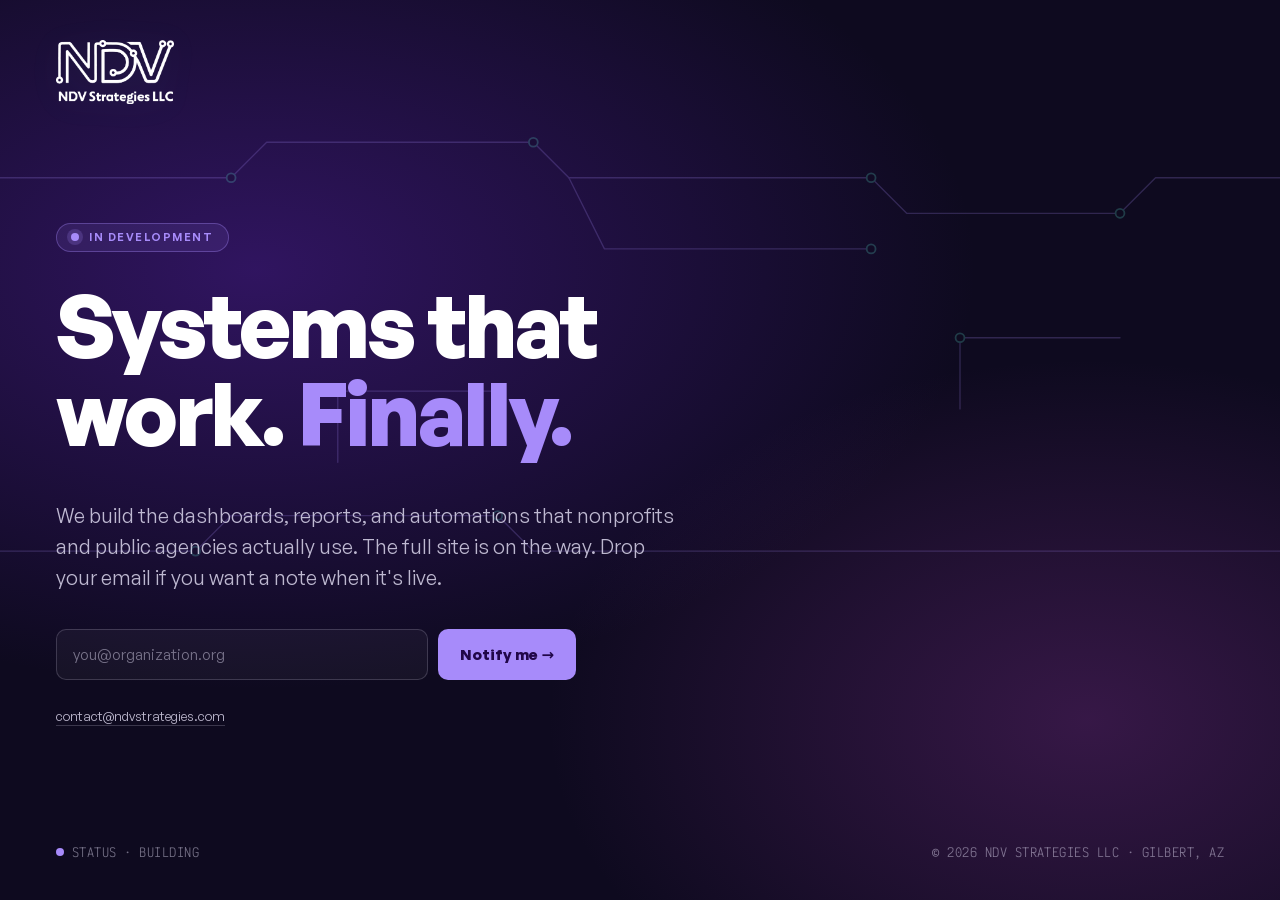
<file: coming-soon.html>
<!doctype html>
<html lang="en">
<head>
<meta charset="utf-8">
<meta name="viewport" content="width=device-width, initial-scale=1.0">
<!-- Google Analytics -->
<script async src="https://www.googletagmanager.com/gtag/js?id=G-9NS33HYLJK"></script>
<script>window.dataLayer=window.dataLayer||[];function gtag(){dataLayer.push(arguments);}gtag('js',new Date());gtag('config','G-9NS33HYLJK');</script>
<title>NDV Strategies · Coming Soon</title>
<meta name="description" content="NDV Strategies LLC, Operations and automation consulting for nonprofits and public agencies. Systems that work. Finally.">
<link rel="icon" type="image/svg+xml" href="assets/ndv-strategies-favicon.svg">
<link rel="icon" type="image/png" href="assets/ndv-strategies-favicon.png">
<link rel="stylesheet" href="colors_and_type.css">
<style>
  html, body { margin: 0; padding: 0; height: 100%; font-family: var(--font-sans); background: #0E0A1F; color: #EDE9FE; -webkit-font-smoothing: antialiased; overflow: hidden; }
  * { box-sizing: border-box; }
  .wrap { position: relative; height: 100vh; display: flex; flex-direction: column; padding: 40px 56px; background: radial-gradient(1200px 700px at 20% 30%, rgba(76,29,149,0.55), transparent 60%), radial-gradient(900px 600px at 85% 80%, rgba(115,44,130,0.40), transparent 60%), #0E0A1F; }
  .circuit { position: absolute; inset: 0; opacity: 0.22; pointer-events: none; }
  .top { display: flex; align-items: center; gap: 14px; position: relative; }
  .logo { height: 64px; width: auto; display: block; filter: drop-shadow(0 2px 16px rgba(94,234,212,0.08)); }
  .center { flex: 1; display: flex; flex-direction: column; justify-content: center; max-width: 860px; position: relative; z-index: 1; }
  .eyebrow { display: inline-flex; align-items: center; gap: 10px; padding: 6px 14px; background: rgba(167,139,250,0.10); border: 1px solid rgba(167,139,250,0.35); border-radius: 999px; font-size: 11px; font-weight: 600; letter-spacing: 0.14em; color: #A78BFA; text-transform: uppercase; width: fit-content; }
  .node { width: 8px; height: 8px; border-radius: 999px; background: #A78BFA; box-shadow: 0 0 0 4px rgba(167,139,250,0.20); }
  h1 { font-size: 88px; font-weight: 700; letter-spacing: -0.035em; line-height: 1.0; margin: 28px 0 24px; text-wrap: balance; color: #fff; }
  h1 .fin { color: #A78BFA; }
  .sub { font-size: 20px; line-height: 1.55; color: rgba(237,233,254,0.78); max-width: 620px; text-wrap: pretty; margin-bottom: 36px; }
  .form { display: flex; gap: 10px; max-width: 520px; }
  .form input { flex: 1; padding: 14px 16px; border-radius: 10px; border: 1px solid rgba(237,233,254,0.18); background: rgba(255,255,255,0.04); color: #fff; font-family: inherit; font-size: 15px; outline: none; transition: all 140ms; }
  .form input::placeholder { color: rgba(237,233,254,0.45); }
  .form input:focus { border-color: #A78BFA; box-shadow: 0 0 0 4px rgba(167,139,250,0.2); }
  .form button { padding: 14px 22px; border-radius: 10px; border: none; background: #A78BFA; color: #210749; font-weight: 700; font-size: 15px; font-family: inherit; cursor: pointer; display: inline-flex; align-items: center; gap: 8px; transition: all 140ms; }
  .form button:hover { background: #c4b5fd; transform: translateY(-1px); }
  .meta { display: flex; gap: 32px; margin-top: 28px; font-size: 13px; color: rgba(237,233,254,0.55); }
  .meta a { color: rgba(237,233,254,0.8); text-decoration: none; border-bottom: 1px solid rgba(237,233,254,0.2); }
  .meta a:hover { color: #A78BFA; border-color: #A78BFA; }
  .bottom { position: relative; display: flex; justify-content: space-between; align-items: center; font-size: 12px; color: rgba(237,233,254,0.45); font-family: var(--font-mono); letter-spacing: 0.04em; }
  .status { display: inline-flex; align-items: center; gap: 8px; }
  .pulse { width: 8px; height: 8px; border-radius: 999px; background: #A78BFA; animation: pulse 2s cubic-bezier(0.22,1,0.36,1) infinite; }
  @keyframes pulse { 0%,100% { box-shadow: 0 0 0 0 rgba(167,139,250,0.6); } 50% { box-shadow: 0 0 0 10px rgba(167,139,250,0); } }

  /* Mobile */
  @media (max-width: 768px) {
    .wrap { padding: 24px 24px; }
    h1 { font-size: 44px; }
    .sub { font-size: 16px; }
    .form { flex-direction: column; }
    .meta { flex-direction: column; gap: 8px; }
    .bottom { flex-direction: column; gap: 8px; text-align: center; }
  }
  @media (min-width: 769px) and (max-width: 1024px) {
    h1 { font-size: 64px; }
  }
</style>
</head>
<body>
<div class="wrap">
  <svg class="circuit" viewBox="0 0 1440 900" preserveAspectRatio="xMidYMid slice">
    <g fill="none" stroke="#A78BFA" stroke-width="1.5" stroke-linecap="round" stroke-linejoin="round">
      <path d="M -50 200 L 260 200 L 300 160 L 600 160 L 640 200 L 980 200"/>
      <path d="M 980 200 L 1020 240 L 1260 240 L 1300 200 L 1500 200"/>
      <path d="M 640 200 L 680 280 L 980 280"/>
      <path d="M -50 620 L 220 620 L 260 580 L 560 580 L 600 620 L 1500 620"/>
      <path d="M 380 520 L 380 440 L 560 440"/>
      <path d="M 1080 460 L 1080 380 L 1260 380"/>
    </g>
    <g fill="#0E0A1F" stroke="#5EEAD4" stroke-width="2">
      <circle cx="260" cy="200" r="5"/><circle cx="600" cy="160" r="5"/>
      <circle cx="980" cy="200" r="5"/><circle cx="1260" cy="240" r="5"/>
      <circle cx="220" cy="620" r="5"/><circle cx="560" cy="580" r="5"/>
      <circle cx="980" cy="280" r="5"/><circle cx="380" cy="440" r="5"/>
      <circle cx="1080" cy="380" r="5"/>
    </g>
  </svg>

  <div class="top">
    <img class="logo" src="assets/ndv-strategies-logo-white-transparent.png" alt="NDV Strategies">
  </div>

  <div class="center">
    <div class="eyebrow"><span class="node"></span> In development</div>
    <h1>Systems that work. <span class="fin">Finally.</span></h1>
    <p class="sub">We build the dashboards, reports, and automations that nonprofits and public agencies actually use. The full site is on the way. Drop your email if you want a note when it's live.</p>
    <form class="form" id="notify-form">
      <input type="email" name="email" placeholder="you@organization.org" required>
      <input type="hidden" name="_subject" value="New notify-me signup from ndvstrategies.com">
      <button type="submit">Notify me &rarr;</button>
    </form>
    <div class="meta">
      <a href="mailto:contact@ndvstrategies.com">contact@ndvstrategies.com</a>
    </div>
  </div>

  <div class="bottom">
    <span class="status"><span class="pulse"></span> STATUS &middot; BUILDING</span>
    <span>&copy; 2026 NDV STRATEGIES LLC &middot; GILBERT, AZ</span>
  </div>
</div>

<script>
document.getElementById('notify-form')?.addEventListener('submit', async (e) => {
  e.preventDefault();
  const form = e.target;
  const btn = form.querySelector('button');
  const input = form.querySelector('input[type="email"]');
  btn.disabled = true;
  btn.textContent = 'Sending\u2026';
  try {
    const res = await fetch('https://formspree.io/f/xqewvkle', {
      method: 'POST',
      body: new FormData(form),
      headers: { 'Accept': 'application/json' }
    });
    if (res.ok) {
      btn.textContent = 'Thanks \u2014 we\u2019ll be in touch';
      input.disabled = true;
    } else {
      btn.disabled = false;
      btn.innerHTML = 'Notify me &rarr;';
      alert('Something went wrong. Please try again or email contact@ndvstrategies.com.');
    }
  } catch {
    btn.disabled = false;
    btn.innerHTML = 'Notify me &rarr;';
    alert('Something went wrong. Please try again or email contact@ndvstrategies.com.');
  }
});
</script>
</body>
</html>
</file>
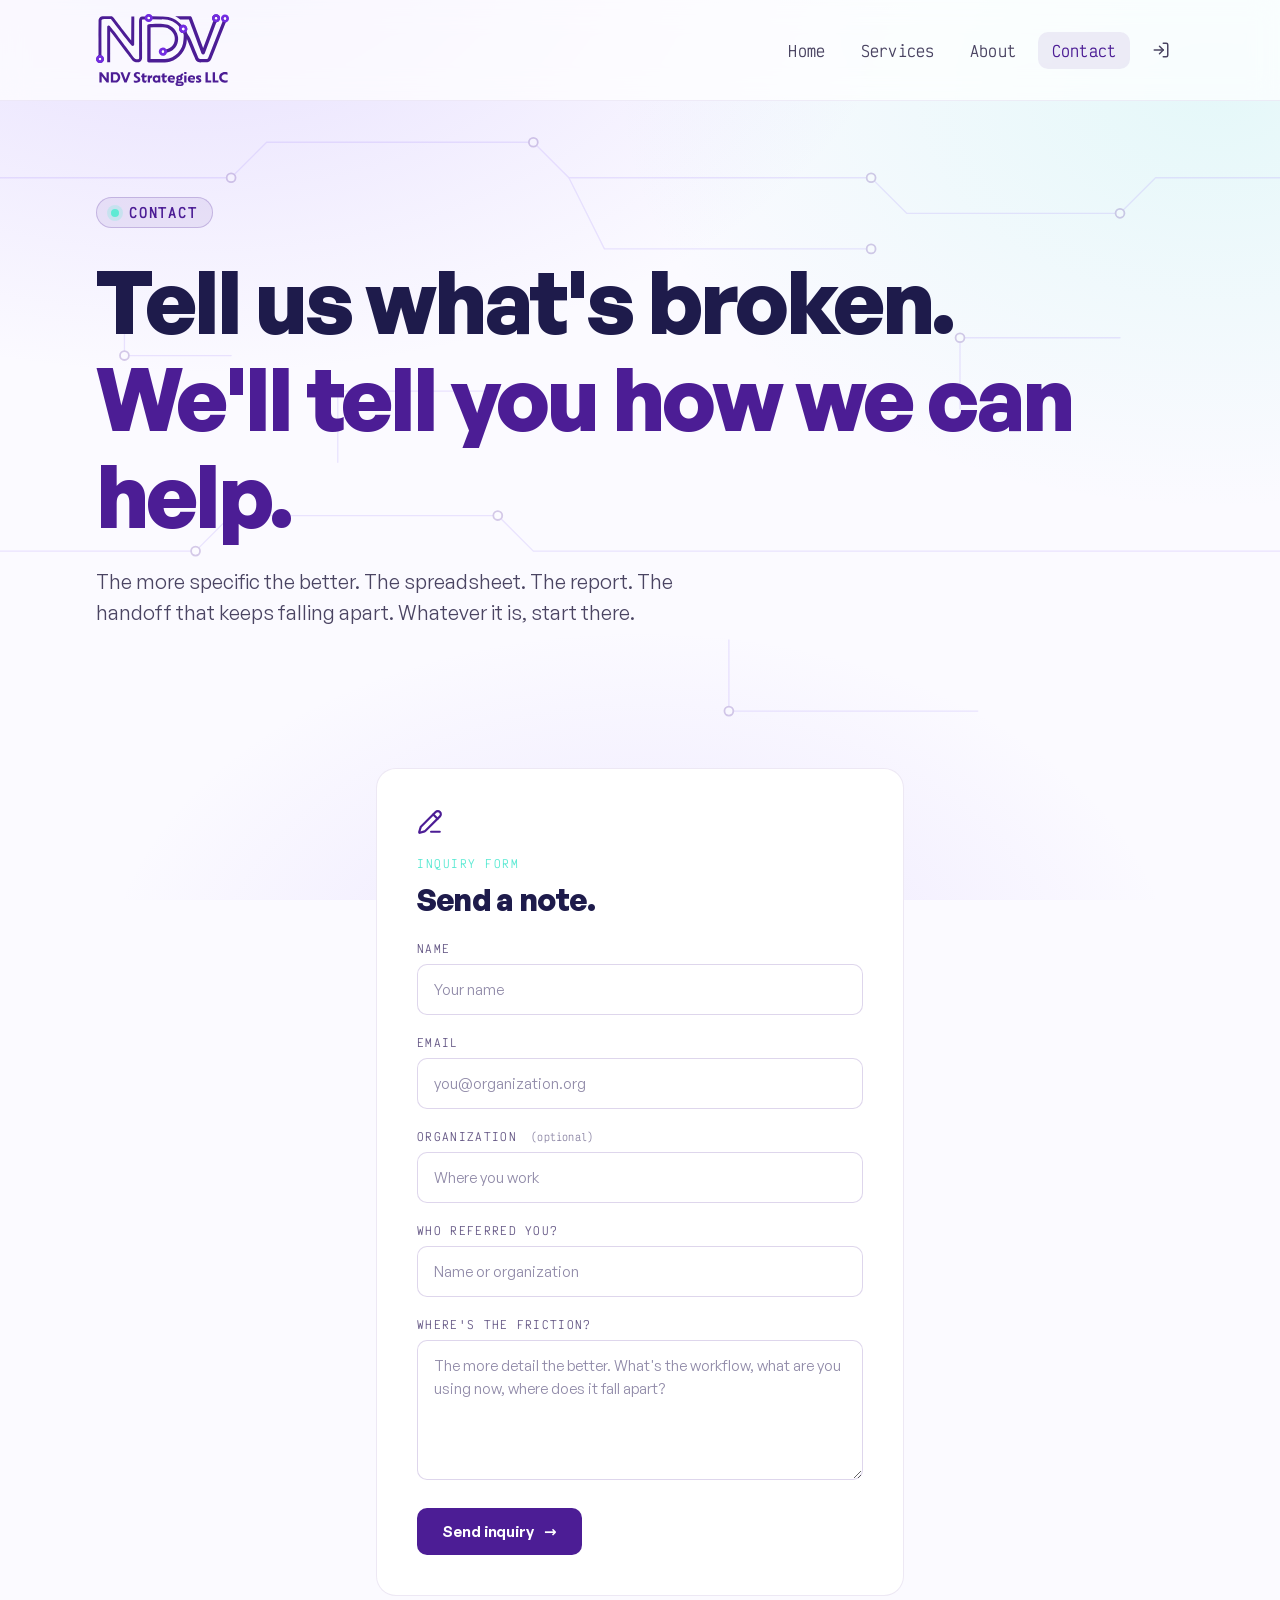
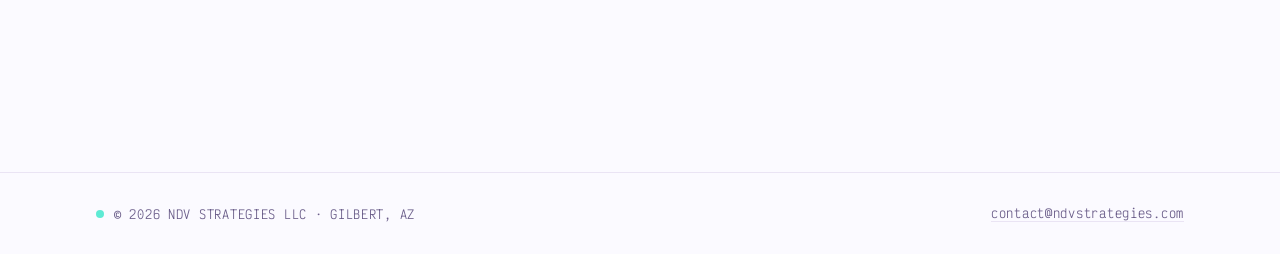
<file: contact.html>
<!doctype html>
<html lang="en">
<head>
<meta charset="utf-8">
<meta name="viewport" content="width=device-width, initial-scale=1">
<!-- Google Analytics -->
<script async src="https://www.googletagmanager.com/gtag/js?id=G-9NS33HYLJK"></script>
<script>window.dataLayer=window.dataLayer||[];function gtag(){dataLayer.push(arguments);}gtag('js',new Date());gtag('config','G-9NS33HYLJK');</script>
<title>Contact · NDV Strategies</title>
<meta name="description" content="Tell us what's broken. We'll tell you how we can help. Get in touch with NDV Strategies.">
<link rel="icon" type="image/svg+xml" href="assets/ndv-strategies-favicon.svg">
<link rel="icon" type="image/png" href="assets/ndv-strategies-favicon.png">
<link rel="stylesheet" href="colors_and_type.css">
<link rel="stylesheet" href="css/styles.css">
</head>
<body>

<svg class="circuit-bg" viewBox="0 0 1440 900" preserveAspectRatio="xMidYMid slice" aria-hidden="true">
  <g fill="none" stroke="#A78BFA" stroke-width="1.5" stroke-linecap="round" stroke-linejoin="round" opacity="0.9">
    <path d="M -50 200 L 260 200 L 300 160 L 600 160 L 640 200 L 980 200"/>
    <path d="M 980 200 L 1020 240 L 1260 240 L 1300 200 L 1500 200"/>
    <path d="M 640 200 L 680 280 L 980 280"/>
    <path d="M -50 620 L 220 620 L 260 580 L 560 580 L 600 620 L 1500 620"/>
    <path d="M 380 520 L 380 440 L 560 440"/>
    <path d="M 1080 460 L 1080 380 L 1260 380"/>
    <path d="M 820 720 L 820 800 L 1100 800"/>
    <path d="M 140 320 L 140 400 L 260 400"/>
  </g>
  <g fill="#FFFFFF" stroke="#4C1D95" stroke-width="2">
    <circle cx="260" cy="200" r="5"/><circle cx="600" cy="160" r="5"/>
    <circle cx="980" cy="200" r="5"/><circle cx="1260" cy="240" r="5"/>
    <circle cx="220" cy="620" r="5"/><circle cx="560" cy="580" r="5"/>
    <circle cx="980" cy="280" r="5"/><circle cx="380" cy="440" r="5"/>
    <circle cx="1080" cy="380" r="5"/><circle cx="820" cy="800" r="5"/>
    <circle cx="140" cy="400" r="5"/>
  </g>
</svg>

<nav class="site-nav">
  <div class="shell nav-inner">
    <a class="nav-brand" href="index.html" aria-label="NDV Strategies, home">
      <img src="assets/ndv-strategies-logo-primary-transparent.svg" alt="NDV Strategies">
    </a>
    <button class="nav-toggle" aria-label="Toggle menu" aria-expanded="false">
      <svg viewBox="0 0 24 24"><path d="M4 7h16M4 12h16M4 17h16"/></svg>
    </button>
    <ul class="nav-links">
      <li><a href="index.html">Home</a></li>
      <li><a href="services.html">Services</a></li>
      <li><a href="about.html">About</a></li>
      <li><a href="contact.html" class="active">Contact</a></li>
      <li><a href="portal.html" class="nav-portal" aria-label="Client login portal" title="Client login"><svg width="18" height="18" viewBox="0 0 24 24" fill="none" stroke="currentColor" stroke-width="2" stroke-linecap="round" stroke-linejoin="round" aria-hidden="true"><path d="m10 17 5-5-5-5"/><path d="M15 12H3"/><path d="M15 3h4a2 2 0 0 1 2 2v14a2 2 0 0 1-2 2h-4"/></svg><span class="nav-portal-text">Login</span></a></li>
    </ul>
  </div>
</nav>

<main>

  <section class="hero">
    <div class="shell">
      <span class="eyebrow"><span class="node"></span> Contact</span>
      <h1 style="margin-top:24px">Tell us what's broken.<br><span class="fin">We'll tell you how we can help.</span></h1>
      <p class="sub" style="max-width:620px">The more specific the better. The spreadsheet. The report. The handoff that keeps falling apart. Whatever it is, start there.</p>
    </div>
  </section>

  <section class="section" style="padding-top:24px">
    <div class="shell contact-grid">

      <!-- Form -->
      <form class="contact-form" id="inquiry-form" action="https://formspree.io/f/xqewvkle" method="POST" novalidate>
        <div class="form-head">
          <span class="form-icon"><svg viewBox="0 0 24 24" fill="none" stroke="currentColor" stroke-width="2" stroke-linecap="round" stroke-linejoin="round" aria-hidden="true"><path d="M13 21h8"/><path d="m15 5 4 4"/><path d="M21.174 6.812a1 1 0 0 0-3.986-3.987L3.842 16.174a2 2 0 0 0-.5.83l-1.321 4.352a.5.5 0 0 0 .623.622l4.353-1.32a2 2 0 0 0 .83-.497z"/></svg></span>
          <span class="mono-label">Inquiry form</span>
          <h2 style="font-size:clamp(24px,2.4vw,32px); margin-top:10px;">Send a note.</h2>
        </div>

        <div class="field">
          <label for="f-name">Name</label>
          <input type="text" id="f-name" name="name" required placeholder="Your name">
        </div>

        <div class="field">
          <label for="f-email">Email</label>
          <input type="email" id="f-email" name="email" required placeholder="you@organization.org">
        </div>

        <div class="field">
          <label for="f-org">Organization <span class="opt">(optional)</span></label>
          <input type="text" id="f-org" name="organization" placeholder="Where you work">
        </div>

        <div class="field">
          <label for="f-ref">Who referred you?</label>
          <input type="text" id="f-ref" name="referral" required placeholder="Name or organization">
        </div>

        <div class="field">
          <label for="f-msg">Where's the friction?</label>
          <textarea id="f-msg" name="message" required placeholder="The more detail the better. What's the workflow, what are you using now, where does it fall apart?"></textarea>
        </div>

        <div class="form-foot">
          <button type="submit" class="btn">Send inquiry <span class="arrow">→</span></button>
        </div>

        <div class="form-success" id="form-success" role="status" hidden>
          <span class="mono-label">Sent</span>
          <h3>Thanks, we'll be in touch.</h3>
          <p>Your note is on its way. We'll be in touch.</p>
        </div>
      </form>


    </div>
  </section>

</main>

<footer class="site-footer">
  <div class="shell footer-inner">
    <span class="status"><span class="pulse"></span> © 2026 NDV Strategies LLC · Gilbert, AZ</span>
    <a href="mailto:contact@ndvstrategies.com" style="color:#6B5E8A; border-bottom:1px solid rgba(76,29,149,0.10);">contact@ndvstrategies.com</a>

  </div>
</footer>

<style>
  .contact-grid {
    max-width: 640px;
  }

  .contact-form {
    padding: 40px;
    background: #FFFFFF;
    border: 1px solid rgba(76,29,149,0.10);
    border-radius: var(--r-xl);
    display: grid;
    gap: 20px;
    position: relative;
  }
  @media (max-width: 767px) { .contact-form { padding: 28px 24px; } }

  .form-head { margin-bottom: 4px; }
  .form-icon {
    display: block;
    line-height: 0;
    margin-bottom: 16px;
    color: var(--purple-deep);
  }
  .form-icon svg { width: 26px; height: 26px; }
  .form-head .mono-label {
    font-family: var(--font-mono);
    font-size: 11px;
    font-weight: 500;
    letter-spacing: 0.14em;
    text-transform: uppercase;
    color: var(--teal);
  }

  .form-foot {
    display: flex;
    justify-content: space-between;
    align-items: center;
    gap: 16px;
    margin-top: 8px;
    flex-wrap: wrap;
  }
  .form-note {
    font-family: var(--font-mono);
    font-size: 11px;
    color: #908AA8;
    letter-spacing: 0.08em;
    text-transform: uppercase;
  }

  .form-success {
    padding: 32px;
    background: rgba(94,234,212,0.06);
    border: 1px solid rgba(94,234,212,0.35);
    border-radius: var(--r-lg);
    margin-top: 4px;
  }
  .form-success .mono-label {
    font-family: var(--font-mono);
    font-size: 11px;
    font-weight: 500;
    letter-spacing: 0.14em;
    text-transform: uppercase;
    color: var(--teal);
    display: block;
    margin-bottom: 10px;
  }
  .form-success h3 { font-size: 20px; margin-bottom: 8px; color: #1E1B4B; }
  .form-success p { font-size: 15px; }

  /* Aside */
  .contact-aside { display: grid; gap: 32px; align-content: start; }

  .side-head .mono-label {
    font-family: var(--font-mono);
    font-size: 11px;
    font-weight: 500;
    letter-spacing: 0.14em;
    text-transform: uppercase;
    color: var(--teal);
  }

  .contact-list {
    list-style: none;
    padding: 0;
    margin: 0;
    display: grid;
    gap: 2px;
    border: 1px solid rgba(76,29,149,0.10);
    border-radius: var(--r-lg);
    overflow: hidden;
    background: #FFFFFF;
  }
  .contact-list li {
    padding: 18px 22px;
    display: grid;
    grid-template-columns: 100px 1fr;
    align-items: center;
    gap: 16px;
    border-bottom: 1px solid rgba(76,29,149,0.10);
  }
  .contact-list li:last-child { border-bottom: none; }
  .contact-list .mono {
    font-family: var(--font-mono);
    font-size: 11px;
    letter-spacing: 0.14em;
    text-transform: uppercase;
    color: #908AA8;
  }
  .contact-list a, .contact-list .val {
    font-size: 15px;
    color: #1E1B4B;
    font-weight: 500;
  }
  .contact-list a { color: var(--teal); border-bottom: 1px solid transparent; transition: border-color var(--fast) var(--ease); }
  .contact-list a:hover { border-bottom-color: var(--teal); }

  .availability {
    padding: 24px;
    background: rgba(76,29,149,0.18);
    border: 1px solid rgba(76,29,149,0.18);
    border-radius: var(--r-lg);
  }
  .status-row {
    display: inline-flex;
    align-items: center;
    gap: 10px;
    margin-bottom: 10px;
  }
  .status-row .pulse {
    width: 8px; height: 8px;
    border-radius: 999px;
    background: var(--teal);
    animation: pulse 2.4s var(--ease) infinite;
  }
  .availability p { font-size: 14px; color: #1E1B4B; line-height: 1.55; }
</style>

<script>
  const toggle = document.querySelector('.nav-toggle');
  const links = document.querySelector('.nav-links');
  toggle?.addEventListener('click', () => {
    const open = links.classList.toggle('open');
    toggle.setAttribute('aria-expanded', String(open));
  });
  links?.querySelectorAll('a').forEach(a => a.addEventListener('click', () => links.classList.remove('open')));

  // Form, submit to Formspree
  const form = document.getElementById('inquiry-form');
  const success = document.getElementById('form-success');
  form?.addEventListener('submit', async (e) => {
    e.preventDefault();
    if (!form.checkValidity()) { form.reportValidity(); return; }
    const btn = form.querySelector('button[type="submit"]');
    const btnLabel = btn.innerHTML;
    btn.disabled = true;
    btn.textContent = 'Sending\u2026';
    try {
      const res = await fetch(form.action, {
        method: 'POST',
        body: new FormData(form),
        headers: { 'Accept': 'application/json' }
      });
      if (res.ok) {
        form.querySelectorAll('.field, .form-head, .form-foot').forEach(el => el.style.display = 'none');
        success.hidden = false;
        success.scrollIntoView && success.scrollIntoView({ behavior: 'smooth', block: 'nearest' });
      } else {
        btn.disabled = false;
        btn.innerHTML = btnLabel;
        alert('Something went wrong. Please try again or email contact@ndvstrategies.com directly.');
      }
    } catch {
      btn.disabled = false;
      btn.innerHTML = btnLabel;
      alert('Something went wrong. Please try again or email contact@ndvstrategies.com directly.');
    }
  });
</script>

</body>
</html>
</file>
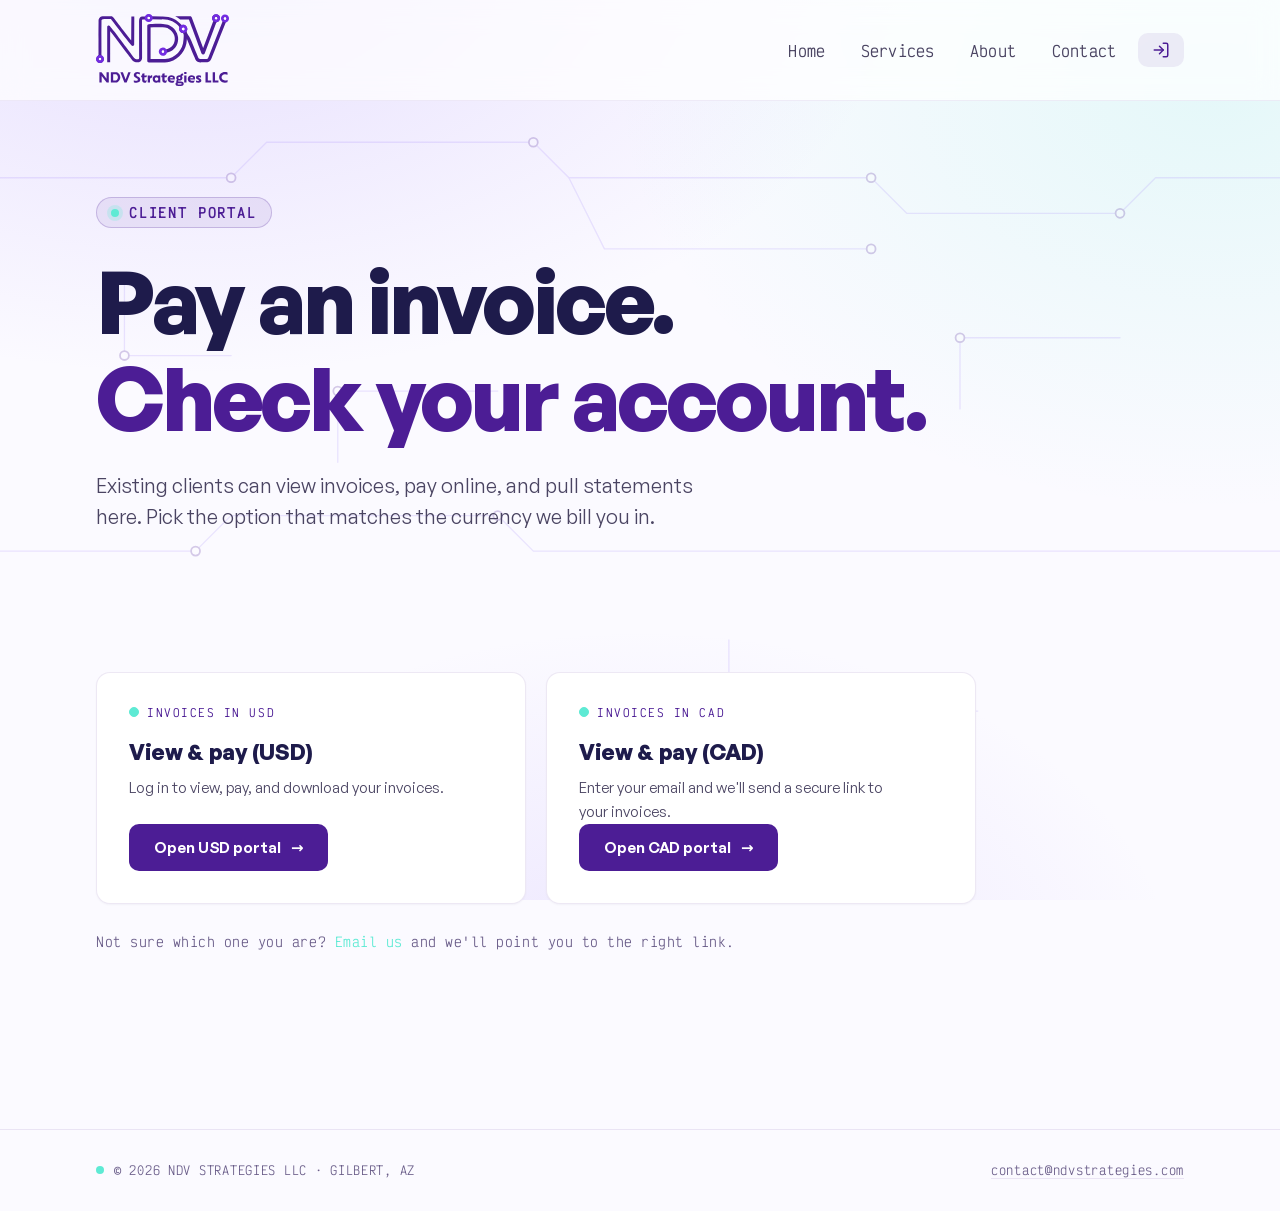
<file: portal.html>
<!doctype html>
<html lang="en">
<head>
<meta charset="utf-8">
<meta name="viewport" content="width=device-width, initial-scale=1">
<!-- Google Analytics -->
<script async src="https://www.googletagmanager.com/gtag/js?id=G-9NS33HYLJK"></script>
<script>window.dataLayer=window.dataLayer||[];function gtag(){dataLayer.push(arguments);}gtag('js',new Date());gtag('config','G-9NS33HYLJK');</script>
<title>Client Portal · NDV Strategies</title>
<meta name="description" content="View and pay your NDV Strategies invoices, see statements, and check your account.">
<link rel="icon" type="image/svg+xml" href="assets/ndv-strategies-favicon.svg">
<link rel="icon" type="image/png" href="assets/ndv-strategies-favicon.png">
<link rel="stylesheet" href="colors_and_type.css">
<link rel="stylesheet" href="css/styles.css">
</head>
<body>

<svg class="circuit-bg" viewBox="0 0 1440 900" preserveAspectRatio="xMidYMid slice" aria-hidden="true">
  <g fill="none" stroke="#A78BFA" stroke-width="1.5" stroke-linecap="round" stroke-linejoin="round" opacity="0.9">
    <path d="M -50 200 L 260 200 L 300 160 L 600 160 L 640 200 L 980 200"/>
    <path d="M 980 200 L 1020 240 L 1260 240 L 1300 200 L 1500 200"/>
    <path d="M 640 200 L 680 280 L 980 280"/>
    <path d="M -50 620 L 220 620 L 260 580 L 560 580 L 600 620 L 1500 620"/>
    <path d="M 380 520 L 380 440 L 560 440"/>
    <path d="M 1080 460 L 1080 380 L 1260 380"/>
    <path d="M 820 720 L 820 800 L 1100 800"/>
    <path d="M 140 320 L 140 400 L 260 400"/>
  </g>
  <g fill="#FFFFFF" stroke="#4C1D95" stroke-width="2">
    <circle cx="260" cy="200" r="5"/><circle cx="600" cy="160" r="5"/>
    <circle cx="980" cy="200" r="5"/><circle cx="1260" cy="240" r="5"/>
    <circle cx="220" cy="620" r="5"/><circle cx="560" cy="580" r="5"/>
    <circle cx="980" cy="280" r="5"/><circle cx="380" cy="440" r="5"/>
    <circle cx="1080" cy="380" r="5"/><circle cx="820" cy="800" r="5"/>
    <circle cx="140" cy="400" r="5"/>
  </g>
</svg>

<nav class="site-nav">
  <div class="shell nav-inner">
    <a class="nav-brand" href="index.html" aria-label="NDV Strategies, home">
      <img src="assets/ndv-strategies-logo-primary-transparent.svg" alt="NDV Strategies">
    </a>
    <button class="nav-toggle" aria-label="Toggle menu" aria-expanded="false">
      <svg viewBox="0 0 24 24"><path d="M4 7h16M4 12h16M4 17h16"/></svg>
    </button>
    <ul class="nav-links">
      <li><a href="index.html">Home</a></li>
      <li><a href="services.html">Services</a></li>
      <li><a href="about.html">About</a></li>
      <li><a href="contact.html">Contact</a></li>
      <li><a href="portal.html" class="nav-portal active" aria-label="Client login portal" title="Client login"><svg width="18" height="18" viewBox="0 0 24 24" fill="none" stroke="currentColor" stroke-width="2" stroke-linecap="round" stroke-linejoin="round" aria-hidden="true"><path d="m10 17 5-5-5-5"/><path d="M15 12H3"/><path d="M15 3h4a2 2 0 0 1 2 2v14a2 2 0 0 1-2 2h-4"/></svg><span class="nav-portal-text">Login</span></a></li>
    </ul>
  </div>
</nav>

<main>

  <section class="hero">
    <div class="shell">
      <span class="eyebrow"><span class="node"></span> Client Portal</span>
      <h1 style="margin-top:24px">Pay an invoice.<br><span class="fin">Check your account.</span></h1>
      <p class="sub" style="max-width:620px">Existing clients can view invoices, pay online, and pull statements here. Pick the option that matches the currency we bill you in.</p>
    </div>
  </section>

  <section class="section" style="padding-top:24px">
    <div class="shell">
      <div class="portal-grid">

        <!-- USD / Zoho -->
        <div class="card">
          <span class="mono-label">Invoices in USD</span>
          <h3>View &amp; pay (USD)</h3>
          <p>Log in to view, pay, and download your invoices.</p>
          <a href="https://books.zohosecure.com/portal/nicoledevera"
             target="_blank" rel="noopener"
             class="btn">
             Open USD portal <span class="arrow">&rarr;</span>
          </a>
        </div>

        <!-- CAD / Stripe -->
        <div class="card">
          <span class="mono-label">Invoices in CAD</span>
          <h3>View &amp; pay (CAD)</h3>
          <p>Enter your email and we'll send a secure link to your invoices.</p>
          <a href="https://billing.stripe.com/p/login/3cI6oI3Hm4Ik1Xt8nXcMM00"
             target="_blank" rel="noopener"
             class="btn">
             Open CAD portal <span class="arrow">&rarr;</span>
          </a>
        </div>

      </div>

      <p class="portal-help">
        Not sure which one you are? <a href="mailto:contact@ndvstrategies.com">Email us</a> and we'll point you to the right link.
      </p>
    </div>
  </section>

</main>

<footer class="site-footer">
  <div class="shell footer-inner">
    <span class="status"><span class="pulse"></span> © 2026 NDV Strategies LLC · Gilbert, AZ</span>
    <a href="mailto:contact@ndvstrategies.com" style="color:#6B5E8A; border-bottom:1px solid rgba(76,29,149,0.10);">contact@ndvstrategies.com</a>
  </div>
</footer>

<style>
  .portal-grid {
    display: grid;
    grid-template-columns: repeat(2, 1fr);
    gap: 20px;
    max-width: 880px;
  }
  @media (max-width: 767px) { .portal-grid { grid-template-columns: 1fr; } }

  .portal-grid .card { display: flex; flex-direction: column; align-items: flex-start; }
  .portal-grid .card .btn { margin-top: auto; }

  .portal-help {
    margin-top: 28px;
    font-family: var(--font-mono);
    font-size: 13px;
    letter-spacing: 0.04em;
    color: #6B5E8A;
  }
  .portal-help a { color: var(--teal); border-bottom: 1px solid transparent; transition: border-color var(--fast) var(--ease); }
  .portal-help a:hover { border-bottom-color: var(--teal); }
</style>

<script>
  const toggle = document.querySelector('.nav-toggle');
  const links = document.querySelector('.nav-links');
  toggle?.addEventListener('click', () => {
    const open = links.classList.toggle('open');
    toggle.setAttribute('aria-expanded', String(open));
  });
  links?.querySelectorAll('a').forEach(a => a.addEventListener('click', () => links.classList.remove('open')));
</script>

</body>
</html>
</file>
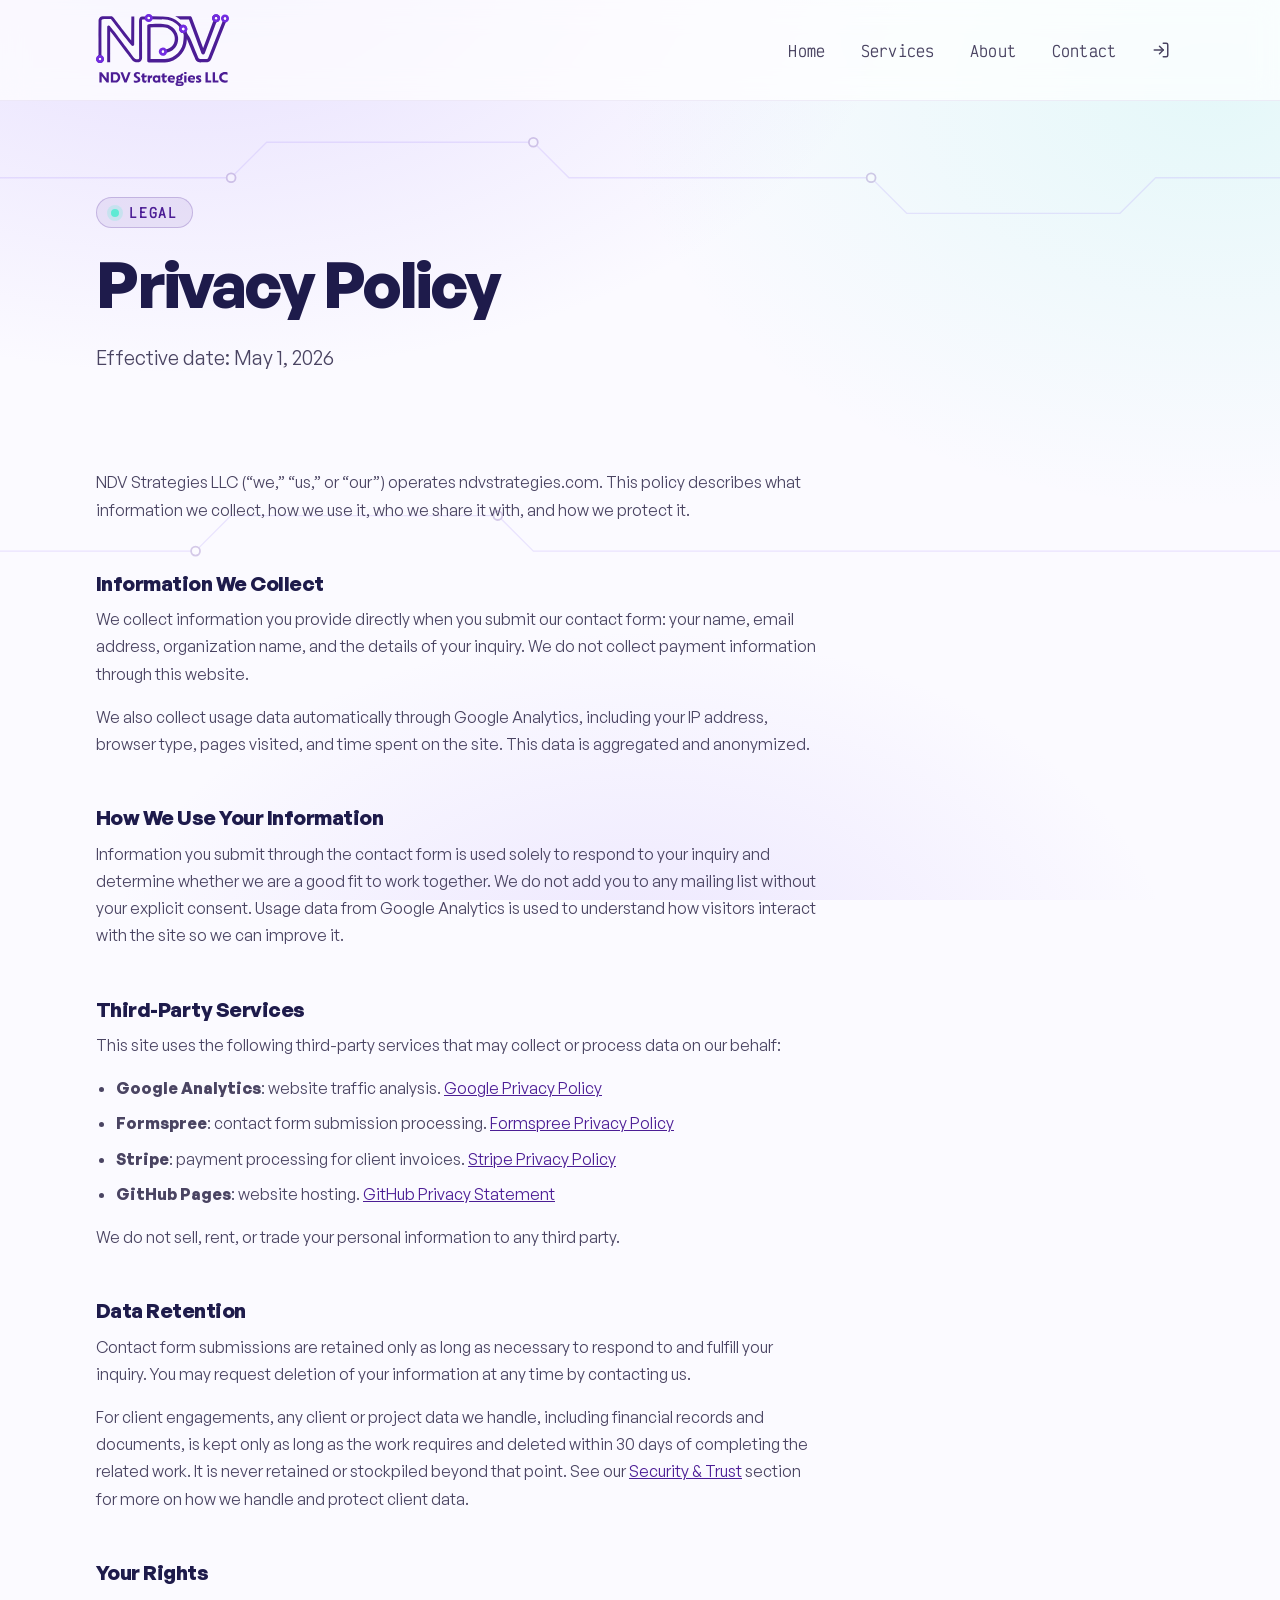
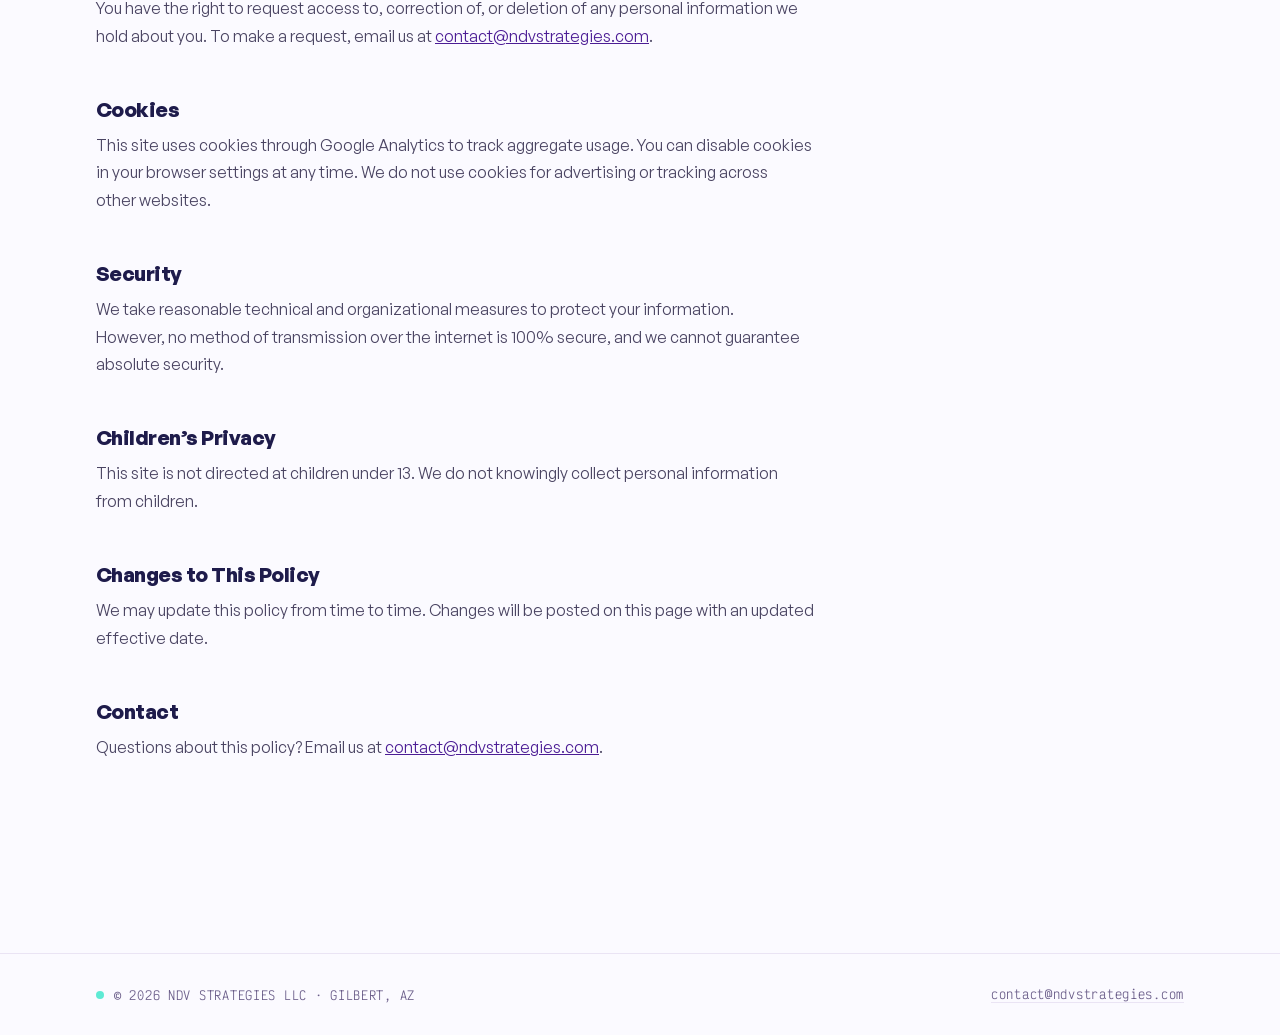
<file: privacy-policy.html>
<!doctype html>
<html lang="en">
<head>
<meta charset="utf-8">
<meta name="viewport" content="width=device-width, initial-scale=1">
<!-- Google Analytics -->
<script async src="https://www.googletagmanager.com/gtag/js?id=G-9NS33HYLJK"></script>
<script>window.dataLayer=window.dataLayer||[];function gtag(){dataLayer.push(arguments);}gtag('js',new Date());gtag('config','G-9NS33HYLJK');</script>
<title>Privacy Policy · NDV Strategies LLC</title>
<meta name="description" content="Privacy Policy for NDV Strategies LLC.">
<link rel="icon" type="image/svg+xml" href="assets/ndv-strategies-favicon.svg">
<link rel="icon" type="image/png" href="assets/ndv-strategies-favicon.png">
<link rel="stylesheet" href="colors_and_type.css">
<link rel="stylesheet" href="css/styles.css">
</head>
<body>
<svg class="circuit-bg" viewBox="0 0 1440 900" preserveAspectRatio="xMidYMid slice" aria-hidden="true">
  <g fill="none" stroke="#A78BFA" stroke-width="1.5" stroke-linecap="round" stroke-linejoin="round" opacity="0.9">
    <path d="M -50 200 L 260 200 L 300 160 L 600 160 L 640 200 L 980 200"/>
    <path d="M 980 200 L 1020 240 L 1260 240 L 1300 200 L 1500 200"/>
    <path d="M -50 620 L 220 620 L 260 580 L 560 580 L 600 620 L 1500 620"/>
  </g>
  <g fill="#FFFFFF" stroke="#4C1D95" stroke-width="2">
    <circle cx="260" cy="200" r="5"/><circle cx="600" cy="160" r="5"/>
    <circle cx="980" cy="200" r="5"/><circle cx="220" cy="620" r="5"/>
    <circle cx="560" cy="580" r="5"/>
  </g>
</svg>
<nav class="site-nav">
  <div class="shell nav-inner">
    <a class="nav-brand" href="index.html" aria-label="NDV Strategies, home">
      <img src="assets/ndv-strategies-logo-primary-transparent.svg" alt="NDV Strategies">
    </a>
    <button class="nav-toggle" aria-label="Toggle menu" aria-expanded="false">
      <svg viewBox="0 0 24 24"><path d="M4 7h16M4 12h16M4 17h16"/></svg>
    </button>
    <ul class="nav-links">
      <li><a href="index.html">Home</a></li>
      <li><a href="services.html">Services</a></li>
      <li><a href="about.html">About</a></li>
      <li><a href="contact.html">Contact</a></li>
      <li><a href="portal.html" class="nav-portal" aria-label="Client login portal" title="Client login"><svg width="18" height="18" viewBox="0 0 24 24" fill="none" stroke="currentColor" stroke-width="2" stroke-linecap="round" stroke-linejoin="round" aria-hidden="true"><path d="m10 17 5-5-5-5"/><path d="M15 12H3"/><path d="M15 3h4a2 2 0 0 1 2 2v14a2 2 0 0 1-2 2h-4"/></svg><span class="nav-portal-text">Login</span></a></li>
    </ul>
  </div>
</nav>
<main>
  <section class="hero" style="padding-bottom:0;">
    <div class="shell">
      <span class="eyebrow"><span class="node"></span> Legal</span>
      <h1 style="font-size:clamp(36px,5vw,64px);margin-top:20px;">Privacy Policy</h1>
      <p class="sub" style="margin-bottom:0;">Effective date: May 1, 2026</p>
    </div>
  </section>
  <section class="section">
    <div class="shell">
      <div class="legal-body">
        <p>NDV Strategies LLC (&ldquo;we,&rdquo; &ldquo;us,&rdquo; or &ldquo;our&rdquo;) operates ndvstrategies.com. This policy describes what information we collect, how we use it, who we share it with, and how we protect it.</p>
        <h2>Information We Collect</h2>
        <p>We collect information you provide directly when you submit our contact form: your name, email address, organization name, and the details of your inquiry. We do not collect payment information through this website.</p>
        <p>We also collect usage data automatically through Google Analytics, including your IP address, browser type, pages visited, and time spent on the site. This data is aggregated and anonymized.</p>
        <h2>How We Use Your Information</h2>
        <p>Information you submit through the contact form is used solely to respond to your inquiry and determine whether we are a good fit to work together. We do not add you to any mailing list without your explicit consent. Usage data from Google Analytics is used to understand how visitors interact with the site so we can improve it.</p>
        <h2>Third-Party Services</h2>
        <p>This site uses the following third-party services that may collect or process data on our behalf:</p>
        <ul>
          <li><strong>Google Analytics</strong>: website traffic analysis. <a href="https://policies.google.com/privacy" target="_blank" rel="noopener">Google Privacy Policy</a></li>
          <li><strong>Formspree</strong>: contact form submission processing. <a href="https://formspree.io/legal/privacy-policy" target="_blank" rel="noopener">Formspree Privacy Policy</a></li>
          <li><strong>Stripe</strong>: payment processing for client invoices. <a href="https://stripe.com/privacy" target="_blank" rel="noopener">Stripe Privacy Policy</a></li>
          <li><strong>GitHub Pages</strong>: website hosting. <a href="https://docs.github.com/en/site-policy/privacy-policies/github-general-privacy-statement" target="_blank" rel="noopener">GitHub Privacy Statement</a></li>
        </ul>
        <p>We do not sell, rent, or trade your personal information to any third party.</p>
        <h2>Data Retention</h2>
        <p>Contact form submissions are retained only as long as necessary to respond to and fulfill your inquiry. You may request deletion of your information at any time by contacting us.</p>
        <p>For client engagements, any client or project data we handle, including financial records and documents, is kept only as long as the work requires and deleted within 30 days of completing the related work. It is never retained or stockpiled beyond that point. See our <a href="services.html#security">Security &amp; Trust</a> section for more on how we handle and protect client data.</p>
        <h2>Your Rights</h2>
        <p>You have the right to request access to, correction of, or deletion of any personal information we hold about you. To make a request, email us at <a href="mailto:contact@ndvstrategies.com">contact@ndvstrategies.com</a>.</p>
        <h2>Cookies</h2>
        <p>This site uses cookies through Google Analytics to track aggregate usage. You can disable cookies in your browser settings at any time. We do not use cookies for advertising or tracking across other websites.</p>
        <h2>Security</h2>
        <p>We take reasonable technical and organizational measures to protect your information. However, no method of transmission over the internet is 100% secure, and we cannot guarantee absolute security.</p>
        <h2>Children&rsquo;s Privacy</h2>
        <p>This site is not directed at children under 13. We do not knowingly collect personal information from children.</p>
        <h2>Changes to This Policy</h2>
        <p>We may update this policy from time to time. Changes will be posted on this page with an updated effective date.</p>
        <h2>Contact</h2>
        <p>Questions about this policy? Email us at <a href="mailto:contact@ndvstrategies.com">contact@ndvstrategies.com</a>.</p>
      </div>
    </div>
  </section>
</main>
<footer class="site-footer">
  <div class="shell footer-inner">
    <span class="status"><span class="pulse"></span> &copy; 2026 NDV Strategies LLC &middot; Gilbert, AZ</span>
    <a href="mailto:contact@ndvstrategies.com" style="color:#6B5E8A;border-bottom:1px solid rgba(76,29,149,0.10);">contact@ndvstrategies.com</a>
  </div>
</footer>
<style>
  .legal-body{max-width:720px;}
  .legal-body h2{font-size:clamp(18px,1.6vw,22px);margin-top:48px;margin-bottom:12px;color:#1E1B4B;}
  .legal-body p{font-size:16px;line-height:1.7;color:#4A4462;margin-bottom:16px;}
  .legal-body ul{padding-left:20px;margin-bottom:16px;}
  .legal-body ul li{font-size:16px;line-height:1.7;color:#4A4462;margin-bottom:8px;}
  .legal-body a{color:var(--purple-deep);text-decoration:underline;}
</style>
<script>
  const toggle=document.querySelector('.nav-toggle');
  const links=document.querySelector('.nav-links');
  toggle?.addEventListener('click',()=>{const open=links.classList.toggle('open');toggle.setAttribute('aria-expanded',String(open));});
  links?.querySelectorAll('a').forEach(a=>a.addEventListener('click',()=>links.classList.remove('open')));
</script>
</body>
</html>
</file>
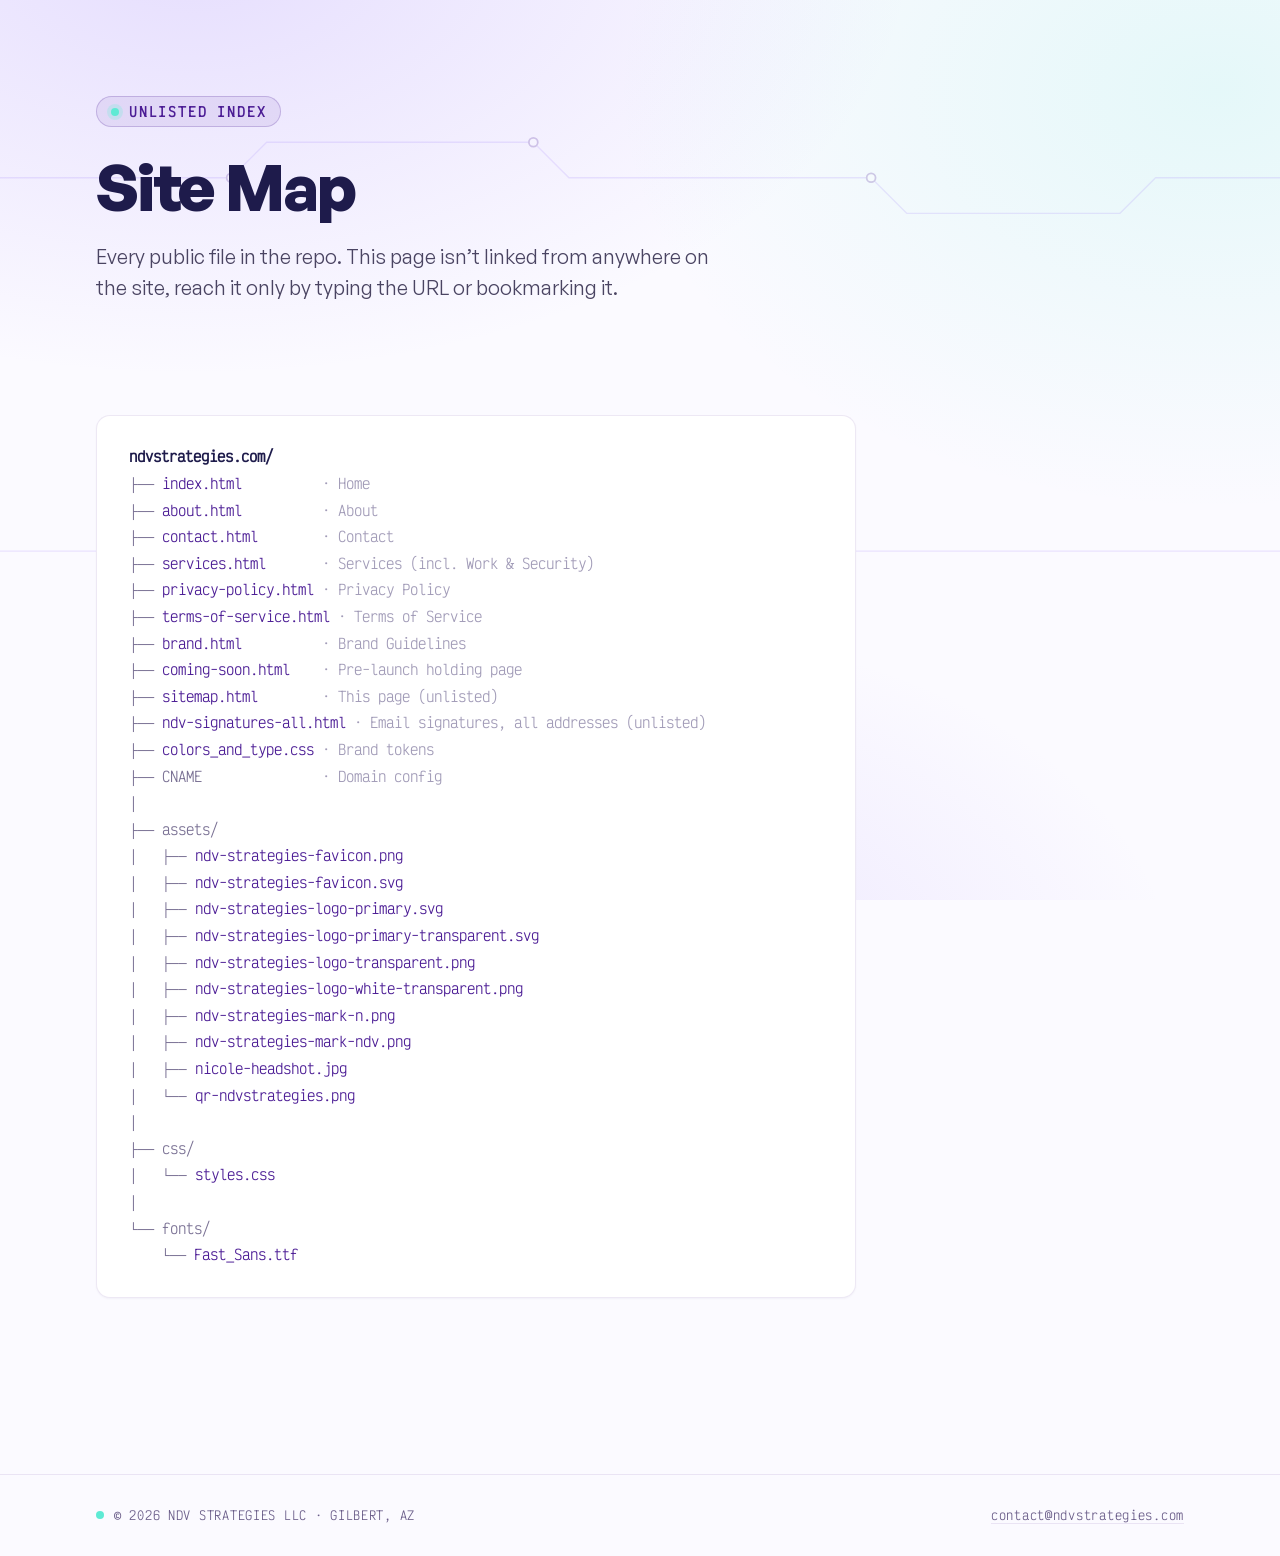
<file: sitemap.html>
<!doctype html>
<html lang="en">
<head>
<meta charset="utf-8">
<meta name="viewport" content="width=device-width, initial-scale=1">
<!-- Google Analytics -->
<script async src="https://www.googletagmanager.com/gtag/js?id=G-9NS33HYLJK"></script>
<script>window.dataLayer=window.dataLayer||[];function gtag(){dataLayer.push(arguments);}gtag('js',new Date());gtag('config','G-9NS33HYLJK');</script>
<title>Site Map · NDV Strategies LLC</title>
<meta name="description" content="Unlisted directory index of ndvstrategies.com.">
<meta name="robots" content="noindex">
<link rel="icon" type="image/svg+xml" href="assets/ndv-strategies-favicon.svg">
<link rel="icon" type="image/png" href="assets/ndv-strategies-favicon.png">
<link rel="stylesheet" href="colors_and_type.css">
<link rel="stylesheet" href="css/styles.css">
</head>
<body>
<svg class="circuit-bg" viewBox="0 0 1440 900" preserveAspectRatio="xMidYMid slice" aria-hidden="true">
  <g fill="none" stroke="#A78BFA" stroke-width="1.5" stroke-linecap="round" stroke-linejoin="round" opacity="0.9">
    <path d="M -50 200 L 260 200 L 300 160 L 600 160 L 640 200 L 980 200"/>
    <path d="M 980 200 L 1020 240 L 1260 240 L 1300 200 L 1500 200"/>
    <path d="M -50 620 L 220 620 L 260 580 L 560 580 L 600 620 L 1500 620"/>
  </g>
  <g fill="#FFFFFF" stroke="#4C1D95" stroke-width="2">
    <circle cx="260" cy="200" r="5"/><circle cx="600" cy="160" r="5"/>
    <circle cx="980" cy="200" r="5"/><circle cx="220" cy="620" r="5"/>
    <circle cx="560" cy="580" r="5"/>
  </g>
</svg>
<main>
  <section class="hero">
    <div class="shell">
      <span class="eyebrow"><span class="node"></span> Unlisted Index</span>
      <h1 style="font-size:clamp(36px,5vw,64px);margin:24px 0 20px;">Site Map</h1>
      <p class="sub" style="margin-bottom:0;">Every public file in the repo. This page isn&rsquo;t linked from anywhere on the site, reach it only by typing the URL or bookmarking it.</p>
    </div>
  </section>
  <section class="section" style="padding-top:32px;">
    <div class="shell">
      <div class="tree-card">
<div class="tree"><span class="root">ndvstrategies.com/</span>
├── <a href="index.html">index.html</a><span class="label">          · Home</span>
├── <a href="about.html">about.html</a><span class="label">          · About</span>
├── <a href="contact.html">contact.html</a><span class="label">        · Contact</span>
├── <a href="services.html">services.html</a><span class="label">       · Services (incl. Work &amp; Security)</span>
├── <a href="privacy-policy.html">privacy-policy.html</a><span class="label"> · Privacy Policy</span>
├── <a href="terms-of-service.html">terms-of-service.html</a><span class="label"> · Terms of Service</span>
├── <a href="brand.html">brand.html</a><span class="label">          · Brand Guidelines</span>
├── <a href="coming-soon.html">coming-soon.html</a><span class="label">    · Pre-launch holding page</span>
├── <a href="sitemap.html">sitemap.html</a><span class="label">        · This page (unlisted)</span>
├── <a href="ndv-signatures-all.html">ndv-signatures-all.html</a><span class="label"> · Email signatures, all addresses (unlisted)</span>
├── <a href="colors_and_type.css">colors_and_type.css</a><span class="label"> · Brand tokens</span>
├── CNAME<span class="label">               · Domain config</span>
│
├── assets/
│   ├── <a href="assets/ndv-strategies-favicon.png">ndv-strategies-favicon.png</a>
│   ├── <a href="assets/ndv-strategies-favicon.svg">ndv-strategies-favicon.svg</a>
│   ├── <a href="assets/ndv-strategies-logo-primary.svg">ndv-strategies-logo-primary.svg</a>
│   ├── <a href="assets/ndv-strategies-logo-primary-transparent.svg">ndv-strategies-logo-primary-transparent.svg</a>
│   ├── <a href="assets/ndv-strategies-logo-transparent.png">ndv-strategies-logo-transparent.png</a>
│   ├── <a href="assets/ndv-strategies-logo-white-transparent.png">ndv-strategies-logo-white-transparent.png</a>
│   ├── <a href="assets/ndv-strategies-mark-n.png">ndv-strategies-mark-n.png</a>
│   ├── <a href="assets/ndv-strategies-mark-ndv.png">ndv-strategies-mark-ndv.png</a>
│   ├── <a href="assets/nicole-headshot.jpg">nicole-headshot.jpg</a>
│   └── <a href="assets/qr-ndvstrategies.png">qr-ndvstrategies.png</a>
│
├── css/
│   └── <a href="css/styles.css">styles.css</a>
│
└── fonts/
    └── <a href="fonts/Fast_Sans.ttf">Fast_Sans.ttf</a></div>
      </div>
    </div>
  </section>
</main>
<footer class="site-footer">
  <div class="shell footer-inner">
    <span class="status"><span class="pulse"></span> &copy; 2026 NDV Strategies LLC &middot; Gilbert, AZ</span>
    <a href="mailto:contact@ndvstrategies.com" style="color:#6B5E8A;border-bottom:1px solid rgba(76,29,149,0.10);">contact@ndvstrategies.com</a>
  </div>
</footer>
<style>
  .tree-card{
    background:#fff;
    border:1px solid rgba(76,29,149,0.10);
    border-radius:var(--r-lg);
    box-shadow:0 1px 2px rgba(33,7,73,0.04);
    padding:28px 32px;
    max-width:760px;
    overflow-x:auto;
  }
  .tree{
    font-family:var(--font-mono);
    font-size:14px;
    line-height:1.9;
    color:#7A7194;
    white-space:pre;
    margin:0;
  }
  .tree .root{color:#1E1B4B;font-weight:700;}
  .tree a{color:var(--purple-deep);text-decoration:none;}
  .tree a:hover{text-decoration:underline;}
  .tree .label{color:#A29CB8;}
  @media (max-width:767px){ .tree{font-size:12px;} .tree-card{padding:20px;} }
</style>
</body>
</html>
</file>
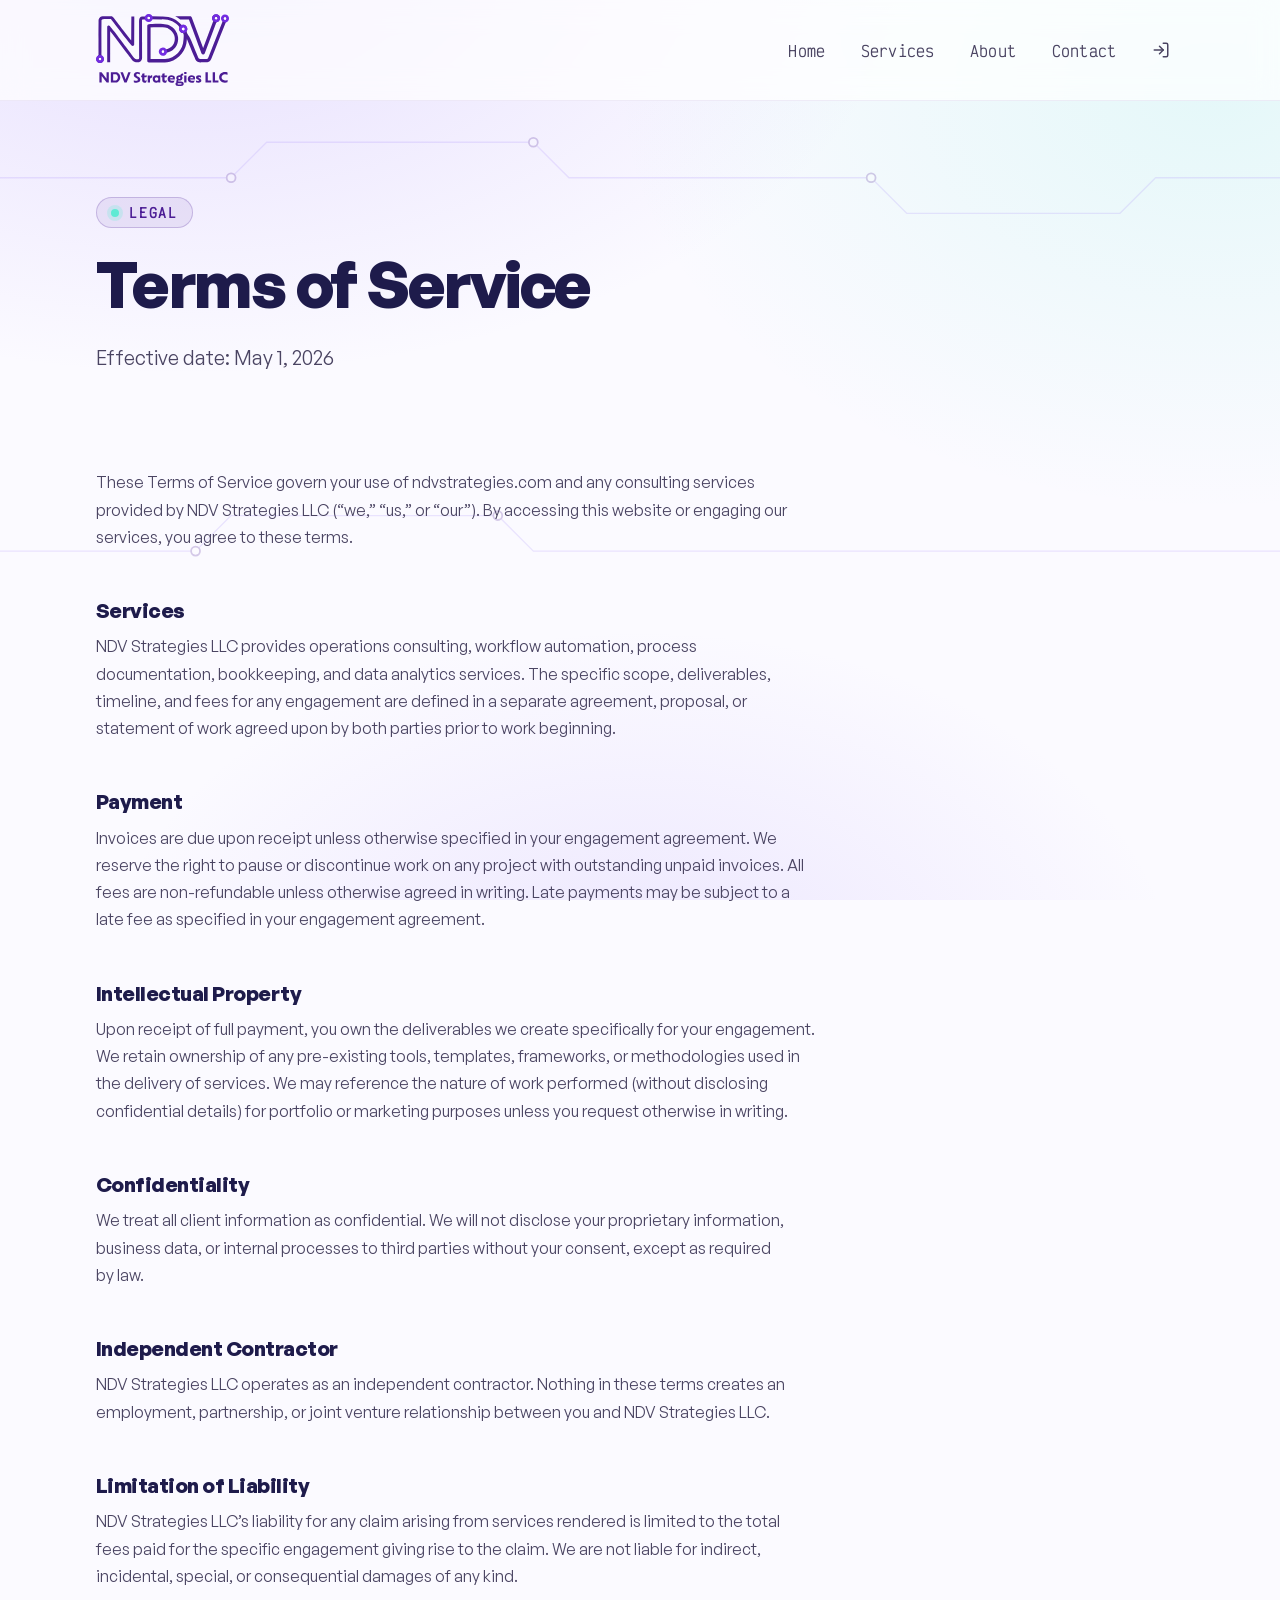
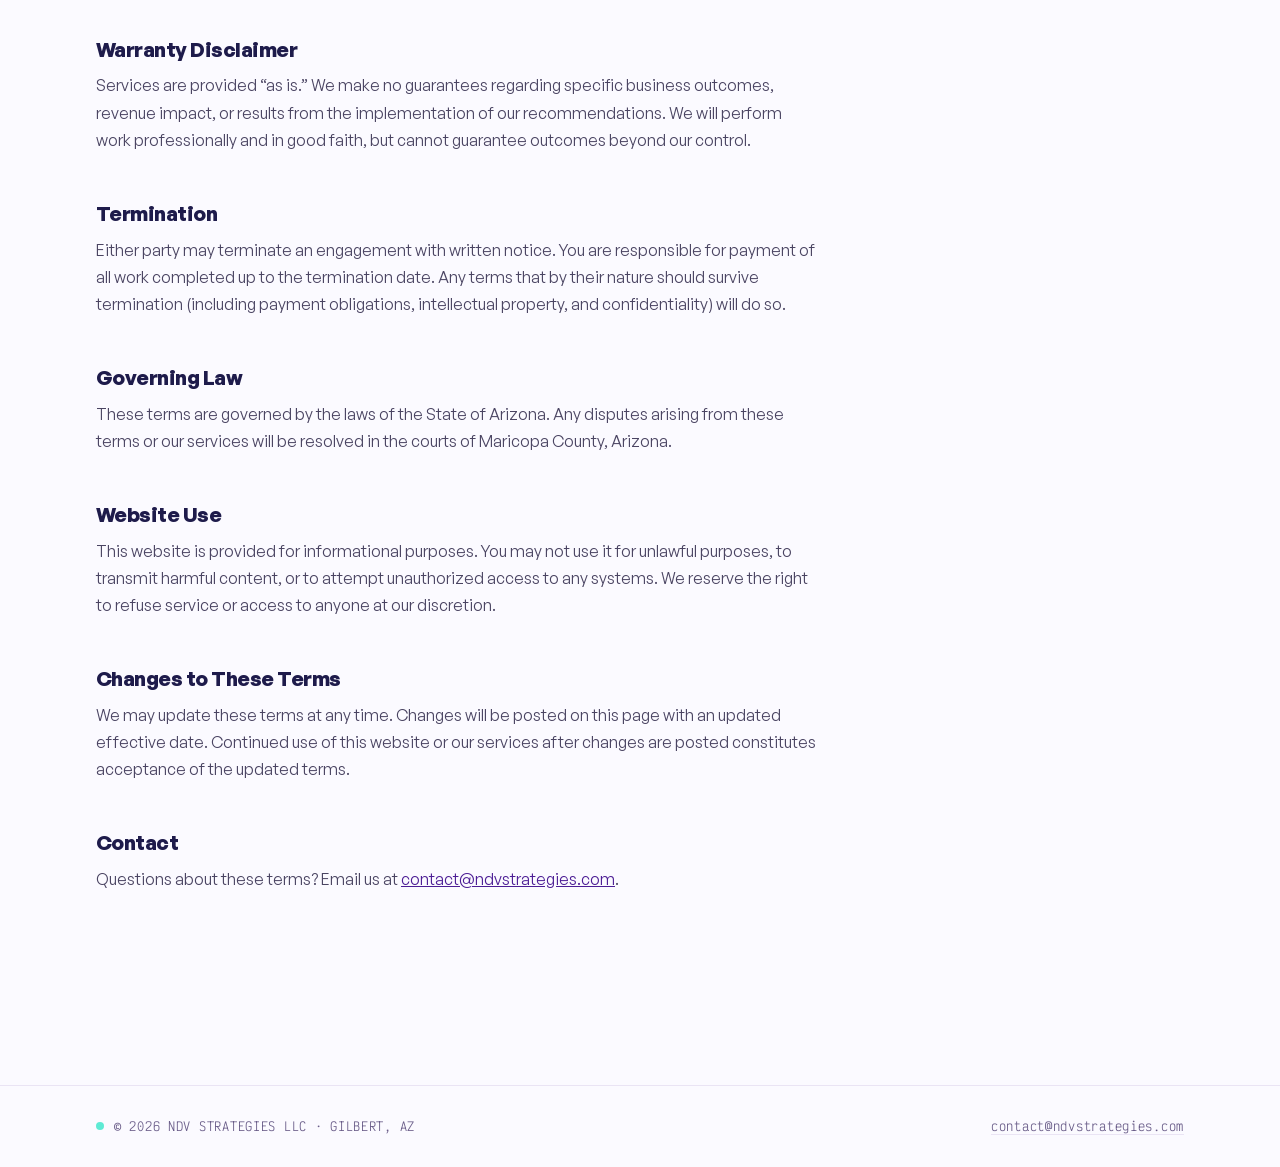
<file: terms-of-service.html>
<!doctype html>
<html lang="en">
<head>
<meta charset="utf-8">
<meta name="viewport" content="width=device-width, initial-scale=1">
<!-- Google Analytics -->
<script async src="https://www.googletagmanager.com/gtag/js?id=G-9NS33HYLJK"></script>
<script>window.dataLayer=window.dataLayer||[];function gtag(){dataLayer.push(arguments);}gtag('js',new Date());gtag('config','G-9NS33HYLJK');</script>
<title>Terms of Service · NDV Strategies LLC</title>
<meta name="description" content="Terms of Service for NDV Strategies LLC.">
<link rel="icon" type="image/svg+xml" href="assets/ndv-strategies-favicon.svg">
<link rel="icon" type="image/png" href="assets/ndv-strategies-favicon.png">
<link rel="stylesheet" href="colors_and_type.css">
<link rel="stylesheet" href="css/styles.css">
</head>
<body>
<svg class="circuit-bg" viewBox="0 0 1440 900" preserveAspectRatio="xMidYMid slice" aria-hidden="true">
  <g fill="none" stroke="#A78BFA" stroke-width="1.5" stroke-linecap="round" stroke-linejoin="round" opacity="0.9">
    <path d="M -50 200 L 260 200 L 300 160 L 600 160 L 640 200 L 980 200"/>
    <path d="M 980 200 L 1020 240 L 1260 240 L 1300 200 L 1500 200"/>
    <path d="M -50 620 L 220 620 L 260 580 L 560 580 L 600 620 L 1500 620"/>
  </g>
  <g fill="#FFFFFF" stroke="#4C1D95" stroke-width="2">
    <circle cx="260" cy="200" r="5"/><circle cx="600" cy="160" r="5"/>
    <circle cx="980" cy="200" r="5"/><circle cx="220" cy="620" r="5"/>
    <circle cx="560" cy="580" r="5"/>
  </g>
</svg>
<nav class="site-nav">
  <div class="shell nav-inner">
    <a class="nav-brand" href="index.html" aria-label="NDV Strategies, home">
      <img src="assets/ndv-strategies-logo-primary-transparent.svg" alt="NDV Strategies">
    </a>
    <button class="nav-toggle" aria-label="Toggle menu" aria-expanded="false">
      <svg viewBox="0 0 24 24"><path d="M4 7h16M4 12h16M4 17h16"/></svg>
    </button>
    <ul class="nav-links">
      <li><a href="index.html">Home</a></li>
      <li><a href="services.html">Services</a></li>
      <li><a href="about.html">About</a></li>
      <li><a href="contact.html">Contact</a></li>
      <li><a href="portal.html" class="nav-portal" aria-label="Client login portal" title="Client login"><svg width="18" height="18" viewBox="0 0 24 24" fill="none" stroke="currentColor" stroke-width="2" stroke-linecap="round" stroke-linejoin="round" aria-hidden="true"><path d="m10 17 5-5-5-5"/><path d="M15 12H3"/><path d="M15 3h4a2 2 0 0 1 2 2v14a2 2 0 0 1-2 2h-4"/></svg><span class="nav-portal-text">Login</span></a></li>
    </ul>
  </div>
</nav>
<main>
  <section class="hero" style="padding-bottom:0;">
    <div class="shell">
      <span class="eyebrow"><span class="node"></span> Legal</span>
      <h1 style="font-size:clamp(36px,5vw,64px);margin-top:20px;">Terms of Service</h1>
      <p class="sub" style="margin-bottom:0;">Effective date: May 1, 2026</p>
    </div>
  </section>
  <section class="section">
    <div class="shell">
      <div class="legal-body">
        <p>These Terms of Service govern your use of ndvstrategies.com and any consulting services provided by NDV Strategies LLC (&ldquo;we,&rdquo; &ldquo;us,&rdquo; or &ldquo;our&rdquo;). By accessing this website or engaging our services, you agree to these terms.</p>
        <h2>Services</h2>
        <p>NDV Strategies LLC provides operations consulting, workflow automation, process documentation, bookkeeping, and data analytics services. The specific scope, deliverables, timeline, and fees for any engagement are defined in a separate agreement, proposal, or statement of work agreed upon by both parties prior to work beginning.</p>
        <h2>Payment</h2>
        <p>Invoices are due upon receipt unless otherwise specified in your engagement agreement. We reserve the right to pause or discontinue work on any project with outstanding unpaid invoices. All fees are non-refundable unless otherwise agreed in writing. Late payments may be subject to a late fee as specified in your engagement agreement.</p>
        <h2>Intellectual Property</h2>
        <p>Upon receipt of full payment, you own the deliverables we create specifically for your engagement. We retain ownership of any pre-existing tools, templates, frameworks, or methodologies used in the delivery of services. We may reference the nature of work performed (without disclosing confidential details) for portfolio or marketing purposes unless you request otherwise in writing.</p>
        <h2>Confidentiality</h2>
        <p>We treat all client information as confidential. We will not disclose your proprietary information, business data, or internal processes to third parties without your consent, except as required by law.</p>
        <h2>Independent Contractor</h2>
        <p>NDV Strategies LLC operates as an independent contractor. Nothing in these terms creates an employment, partnership, or joint venture relationship between you and NDV Strategies LLC.</p>
        <h2>Limitation of Liability</h2>
        <p>NDV Strategies LLC&rsquo;s liability for any claim arising from services rendered is limited to the total fees paid for the specific engagement giving rise to the claim. We are not liable for indirect, incidental, special, or consequential damages of any kind.</p>
        <h2>Warranty Disclaimer</h2>
        <p>Services are provided &ldquo;as is.&rdquo; We make no guarantees regarding specific business outcomes, revenue impact, or results from the implementation of our recommendations. We will perform work professionally and in good faith, but cannot guarantee outcomes beyond our control.</p>
        <h2>Termination</h2>
        <p>Either party may terminate an engagement with written notice. You are responsible for payment of all work completed up to the termination date. Any terms that by their nature should survive termination (including payment obligations, intellectual property, and confidentiality) will do so.</p>
        <h2>Governing Law</h2>
        <p>These terms are governed by the laws of the State of Arizona. Any disputes arising from these terms or our services will be resolved in the courts of Maricopa County, Arizona.</p>
        <h2>Website Use</h2>
        <p>This website is provided for informational purposes. You may not use it for unlawful purposes, to transmit harmful content, or to attempt unauthorized access to any systems. We reserve the right to refuse service or access to anyone at our discretion.</p>
        <h2>Changes to These Terms</h2>
        <p>We may update these terms at any time. Changes will be posted on this page with an updated effective date. Continued use of this website or our services after changes are posted constitutes acceptance of the updated terms.</p>
        <h2>Contact</h2>
        <p>Questions about these terms? Email us at <a href="mailto:contact@ndvstrategies.com">contact@ndvstrategies.com</a>.</p>
      </div>
    </div>
  </section>
</main>
<footer class="site-footer">
  <div class="shell footer-inner">
    <span class="status"><span class="pulse"></span> &copy; 2026 NDV Strategies LLC &middot; Gilbert, AZ</span>
    <a href="mailto:contact@ndvstrategies.com" style="color:#6B5E8A;border-bottom:1px solid rgba(76,29,149,0.10);">contact@ndvstrategies.com</a>
  </div>
</footer>
<style>
  .legal-body{max-width:720px;}
  .legal-body h2{font-size:clamp(18px,1.6vw,22px);margin-top:48px;margin-bottom:12px;color:#1E1B4B;}
  .legal-body p{font-size:16px;line-height:1.7;color:#4A4462;margin-bottom:16px;}
  .legal-body ul{padding-left:20px;margin-bottom:16px;}
  .legal-body ul li{font-size:16px;line-height:1.7;color:#4A4462;margin-bottom:8px;}
  .legal-body a{color:var(--purple-deep);text-decoration:underline;}
</style>
<script>
  const toggle=document.querySelector('.nav-toggle');
  const links=document.querySelector('.nav-links');
  toggle?.addEventListener('click',()=>{const open=links.classList.toggle('open');toggle.setAttribute('aria-expanded',String(open));});
  links?.querySelectorAll('a').forEach(a=>a.addEventListener('click',()=>links.classList.remove('open')));
</script>
</body>
</html>
</file>
<file: colors_and_type.css>
/* Type is SELF-HOSTED from /fonts, not pulled from a third-party CDN, so the
   site renders in the intended faces even if Google Fonts or Fontshare is
   blocked, slow, or down. Weights match what the site actually uses: 400/500/
   600/700 sans, 400/500 mono. font-display:swap so text is never invisible
   while a face loads. */

/* General Sans, Fontshare, ITF Free Font License */
@font-face {
  font-family: 'General Sans';
  src: url('fonts/general-sans-400-normal.woff2') format('woff2');
  font-weight: 400; font-style: normal; font-display: swap;
}
@font-face {
  font-family: 'General Sans';
  src: url('fonts/general-sans-500-normal.woff2') format('woff2');
  font-weight: 500; font-style: normal; font-display: swap;
}
@font-face {
  font-family: 'General Sans';
  src: url('fonts/general-sans-600-normal.woff2') format('woff2');
  font-weight: 600; font-style: normal; font-display: swap;
}
@font-face {
  font-family: 'General Sans';
  src: url('fonts/general-sans-700-normal.woff2') format('woff2');
  font-weight: 700; font-style: normal; font-display: swap;
}

/* Victor Mono, SIL Open Font License 1.1 */
@font-face {
  font-family: 'Victor Mono';
  src: url('fonts/victor-mono-latin-400-normal.woff2') format('woff2');
  font-weight: 400; font-style: normal; font-display: swap;
}
@font-face {
  font-family: 'Victor Mono';
  src: url('fonts/victor-mono-latin-500-normal.woff2') format('woff2');
  font-weight: 500; font-style: normal; font-display: swap;
}

:root {
  --font-sans: 'General Sans', system-ui, -apple-system, sans-serif;
  --font-mono: 'Victor Mono', ui-monospace, 'Fira Code', monospace;

  /* Brand */
  --purple-deep:  #4C1D95;
  --purple-light: #A78BFA;
  --teal:         #5EEAD4;
  --bg-dark:      #0E0A1F;
  --bg-light:     #EDE9FE;

  /* Tones (derived, used across surfaces) */
  --ink-0:   #FFFFFF;
  --ink-050: rgba(237,233,254,0.92);
  --ink-100: rgba(237,233,254,0.78);
  --ink-200: rgba(237,233,254,0.62);
  --ink-300: rgba(237,233,254,0.45);
  --ink-400: rgba(237,233,254,0.28);
  --ink-500: rgba(237,233,254,0.15);
  --ink-600: rgba(237,233,254,0.08);

  --surface-hair: rgba(237,233,254,0.10);

  /* Radii */
  --r-sm: 8px;
  --r-md: 10px;
  --r-lg: 14px;
  --r-xl: 20px;

  /* Motion */
  --ease: cubic-bezier(0.22, 1, 0.36, 1);
  --fast: 140ms;
  --base: 220ms;
}
</file>
<file: css/styles.css>
/* ─────────────────────────────────────────────────────────
   NDV Strategies — shared site styles (LIGHT MODE)
   ───────────────────────────────────────────────────────── */

* { box-sizing: border-box; }

html { scroll-behavior: smooth; }

html, body {
  margin: 0;
  padding: 0;
  font-family: var(--font-sans);
  background: #FBFAFF;
  color: #1E1B4B;
  -webkit-font-smoothing: antialiased;
  text-rendering: optimizeLegibility;
  min-height: 100%;
}

body {
  background:
    radial-gradient(1200px 700px at 15% -5%, rgba(167,139,250,0.25), transparent 60%),
    radial-gradient(1000px 700px at 95% 10%, rgba(94,234,212,0.14), transparent 60%),
    radial-gradient(900px 600px at 50% 110%, rgba(167,139,250,0.18), transparent 60%),
    #FBFAFF;
  background-attachment: fixed;
}

img { max-width: 100%; display: block; }

/* ── Layout shell ─────────────────────────────────────── */
.shell { max-width: 1200px; margin: 0 auto; padding: 0 56px; }
@media (max-width: 1023px) { .shell { padding: 0 32px; } }
@media (max-width: 767px)  { .shell { padding: 0 20px; } }

.section { padding: 96px 0; position: relative; }
@media (max-width: 767px) { .section { padding: 64px 0; } }
.section + .section { padding-top: 0; }

/* ── Circuit background ──────────────────────────────── */
.circuit-bg {
  position: fixed;
  inset: 0;
  opacity: 0.22;
  pointer-events: none;
  z-index: 0;
}

main, .site-nav, .site-footer { position: relative; z-index: 1; }

/* ── Type ────────────────────────────────────────────── */
h1, h2, h3, h4 {
  color: #1E1B4B;
  font-weight: 700;
  letter-spacing: -0.025em;
  line-height: 1.1;
  text-wrap: balance;
  margin: 0;
}

h1 { font-size: clamp(44px, 7vw, 88px); letter-spacing: -0.035em; }
h2 { font-size: clamp(32px, 4.2vw, 52px); }
h3 { font-size: clamp(20px, 1.8vw, 24px); letter-spacing: -0.015em; }

p { margin: 0; line-height: 1.6; color: #4A4462; text-wrap: pretty; }

a { color: var(--purple-deep); text-decoration: none; transition: color var(--fast) var(--ease); }
a:hover { color: #3E1777; }

.accent { color: var(--purple-deep); }

.eyebrow {
  display: inline-flex;
  align-items: center;
  gap: 10px;
  padding: 6px 14px;
  background: rgba(76,29,149,0.08);
  border: 1px solid rgba(76,29,149,0.22);
  border-radius: 999px;
  font-weight: 600;
  letter-spacing: 0.14em;
  color: var(--purple-deep);
  text-transform: uppercase;
  font-family: var(--font-mono);
  font-size: 13px;
}

.eyebrow .node {
  width: 8px; height: 8px;
  border-radius: 999px;
  background: var(--teal);
  box-shadow: 0 0 0 4px rgba(94,234,212,0.22);
}

.mono {
  font-family: var(--font-mono);
  font-size: 11px;
  font-weight: 500;
  letter-spacing: 0.12em;
  text-transform: uppercase;
  color: #6B5E8A;
}

/* ── Buttons ─────────────────────────────────────────── */
.btn {
  display: inline-flex;
  align-items: center;
  gap: 10px;
  padding: 15px 24px;
  border-radius: var(--r-md);
  border: 1px solid transparent;
  background: var(--purple-deep);
  color: #fff;
  font-family: inherit;
  font-size: 15px;
  font-weight: 600;
  letter-spacing: -0.005em;
  cursor: pointer;
  transition: background var(--fast) var(--ease), transform var(--fast) var(--ease), box-shadow var(--fast) var(--ease);
  text-decoration: none;
  line-height: 1;
}
.btn:hover { background: #3E1777; color: #fff; transform: translateY(-1px); box-shadow: 0 10px 30px -10px rgba(76,29,149,0.45); }
.btn:active { transform: translateY(0); }
.btn-icon { width: 17px; height: 17px; flex: none; }

.btn-ghost {
  background: transparent;
  color: var(--purple-deep);
  border: 1px solid rgba(76,29,149,0.22);
}
.btn-ghost:hover { background: rgba(76,29,149,0.06); color: var(--purple-deep); transform: translateY(-1px); box-shadow: none; }

.btn .arrow { display: inline-block; transition: transform var(--fast) var(--ease); }
.btn:hover .arrow { transform: translateX(3px); }

/* ── Navigation ──────────────────────────────────────── */
.site-nav {
  position: sticky;
  top: 0;
  z-index: 100;
  padding: 14px 0;
  background: rgba(255,255,255,0.72);
  backdrop-filter: blur(14px);
  -webkit-backdrop-filter: blur(14px);
  border-bottom: 1px solid rgba(76,29,149,0.08);
}

.nav-inner { display: flex; align-items: center; justify-content: space-between; gap: 24px; }

.nav-brand { display: flex; align-items: center; gap: 12px; text-decoration: none; }
.nav-brand img { height: 72px; width: auto; }

.nav-links {
  display: flex;
  align-items: center;
  gap: 8px;
  list-style: none;
  margin: 0;
  padding: 0;
}

.nav-links a {
  display: inline-block;
  padding: 8px 14px;
  border-radius: var(--r-md);
  font-family: var(--font-mono);
  font-size: 15px;
  letter-spacing: 0.01em;
  font-weight: 500;
  color: #4A4462;
  transition: color var(--fast) var(--ease), background var(--fast) var(--ease);
}
.nav-links a:hover { color: var(--purple-deep); background: rgba(76,29,149,0.05); }

.nav-links a.active {
  color: var(--purple-deep);
  background: rgba(76,29,149,0.08);
}

/* Discreet client-login icon link */
.nav-links a.nav-portal {
  display: inline-flex;
  align-items: center;
  gap: 8px;
}
.nav-links a.nav-portal svg { width: 18px; height: 18px; }
.nav-portal-text { display: none; }
@media (max-width: 767px) {
  .nav-portal-text { display: inline; }
}

.nav-toggle {
  display: none;
  background: transparent;
  border: 1px solid rgba(76,29,149,0.22);
  border-radius: var(--r-md);
  width: 40px; height: 40px;
  cursor: pointer;
  padding: 0;
  align-items: center;
  justify-content: center;
  color: var(--purple-deep);
}
.nav-toggle svg { width: 20px; height: 20px; stroke: currentColor; fill: none; stroke-width: 2; stroke-linecap: round; }

@media (max-width: 767px) {
  .nav-toggle { display: inline-flex; }
  .nav-links {
    position: absolute;
    top: 100%;
    right: 20px;
    left: 20px;
    flex-direction: column;
    align-items: stretch;
    gap: 4px;
    background: rgba(255,255,255,0.96);
    backdrop-filter: blur(14px);
    border: 1px solid rgba(76,29,149,0.12);
    border-radius: var(--r-lg);
    padding: 10px;
    margin-top: 10px;
    display: none;
    box-shadow: 0 20px 60px rgba(76,29,149,0.15);
  }
  .nav-links.open { display: flex; }
  .nav-links a { padding: 12px 14px; }
}

/* ── Hero ────────────────────────────────────────────── */
.hero { padding: 96px 0 80px; position: relative; }
@media (max-width: 767px) { .hero { padding: 56px 0 48px; } }

.hero h1 { margin: 28px 0 24px; }
.hero h1 .fin { color: var(--purple-deep); }

.hero .sub {
  font-size: clamp(17px, 1.6vw, 20px);
  line-height: 1.55;
  max-width: 620px;
  color: #4A4462;
  margin-bottom: 36px;
}

.hero-ctas { display: flex; gap: 12px; flex-wrap: wrap; }

/* ── Section titles ──────────────────────────────────── */
.section-head { max-width: 720px; margin-bottom: 56px; }
.section-head .eyebrow { margin-bottom: 20px; }
.section-head p { margin-top: 16px; font-size: 17px; color: #4A4462; max-width: 620px; }

/* ── Cards / pillars ─────────────────────────────────── */
.grid-3 {
  display: grid;
  grid-template-columns: repeat(3, 1fr);
  gap: 20px;
}
@media (max-width: 1023px) { .grid-3 { grid-template-columns: repeat(2, 1fr); } }
@media (max-width: 767px)  { .grid-3 { grid-template-columns: 1fr; } }

.card {
  padding: 32px;
  background: #fff;
  border: 1px solid rgba(76,29,149,0.10);
  border-radius: var(--r-lg);
  transition: background var(--fast) var(--ease), border-color var(--fast) var(--ease), transform var(--fast) var(--ease), box-shadow var(--fast) var(--ease);
  position: relative;
  box-shadow: 0 1px 2px rgba(33,7,73,0.04);
}
.card:hover {
  border-color: rgba(76,29,149,0.25);
  transform: translateY(-2px);
  box-shadow: 0 12px 40px -20px rgba(76,29,149,0.25);
}

.card .mono-label {
  font-family: var(--font-mono);
  font-size: 11px;
  font-weight: 500;
  letter-spacing: 0.14em;
  text-transform: uppercase;
  color: var(--purple-deep);
  margin-bottom: 20px;
  display: inline-flex;
  align-items: center;
  gap: 8px;
}
.card .mono-label::before {
  content: '';
  width: 8px; height: 8px;
  border-radius: 999px;
  background: var(--teal);
  border: 1.5px solid var(--teal);
}

.card h3 { margin-bottom: 12px; font-size: 22px; }
.card p { font-size: 15px; color: #4A4462; }

.card ul {
  list-style: none;
  padding: 0;
  margin: 20px 0 0;
  display: grid;
  gap: 8px;
}
.card ul li {
  font-size: 14px;
  color: #4A4462;
  padding-left: 20px;
  position: relative;
  line-height: 1.5;
}
.card ul li::before {
  content: '';
  position: absolute;
  left: 0; top: 9px;
  width: 6px; height: 6px;
  border-radius: 999px;
  border: 1.5px solid var(--teal);
  background: #fff;
}

/* ── Footer ──────────────────────────────────────────── */
.site-footer {
  margin-top: 80px;
  padding: 32px 0;
  border-top: 1px solid rgba(76,29,149,0.10);
  font-size: 12px;
  color: #6B5E8A;
  font-family: var(--font-mono);
  letter-spacing: 0.06em;
}
.footer-inner {
  display: flex;
  justify-content: space-between;
  gap: 16px;
  flex-wrap: wrap;
  align-items: center;
}
.footer-inner .status { display: inline-flex; align-items: center; gap: 10px; text-transform: uppercase; }
.footer-inner .pulse {
  width: 8px; height: 8px;
  border-radius: 999px;
  background: var(--teal);
  animation: pulse 2.4s var(--ease) infinite;
}
@keyframes pulse {
  0%,100% { box-shadow: 0 0 0 0 rgba(94,234,212,0.6); }
  50%     { box-shadow: 0 0 0 10px rgba(94,234,212,0); }
}

/* ── CTA band ────────────────────────────────────────── */
.cta-band {
  padding: 72px;
  border-radius: var(--r-xl);
  background:
    radial-gradient(600px 400px at 20% 20%, rgba(167,139,250,0.35), transparent 60%),
    radial-gradient(500px 300px at 90% 80%, rgba(94,234,212,0.22), transparent 60%),
    #F3EEFF;
  border: 1px solid rgba(76,29,149,0.15);
  text-align: left;
  position: relative;
  overflow: hidden;
}
@media (max-width: 767px) { .cta-band { padding: 44px 28px; } }

.cta-band h2 { margin-bottom: 16px; }
.cta-band p { font-size: 17px; margin-bottom: 28px; max-width: 580px; color: #4A4462; }

/* ── Forms ───────────────────────────────────────────── */
.field { display: flex; flex-direction: column; gap: 8px; }
.field label {
  font-family: var(--font-mono);
  font-size: 11px;
  font-weight: 500;
  letter-spacing: 0.12em;
  text-transform: uppercase;
  color: #6B5E8A;
}
.field label .opt { color: #908AA8; text-transform: none; letter-spacing: 0.02em; font-size: 10px; margin-left: 6px; }

.field input,
.field textarea {
  width: 100%;
  padding: 14px 16px;
  border-radius: var(--r-md);
  border: 1px solid rgba(76,29,149,0.18);
  background: #fff;
  color: #1E1B4B;
  font-family: inherit;
  font-size: 15px;
  outline: none;
  transition: border-color var(--fast) var(--ease), box-shadow var(--fast) var(--ease), background var(--fast) var(--ease);
  resize: vertical;
}
.field input::placeholder,
.field textarea::placeholder { color: #908AA8; }
.field input:focus,
.field textarea:focus {
  border-color: var(--purple-deep);
  box-shadow: 0 0 0 4px rgba(76,29,149,0.14);
}
.field textarea { min-height: 140px; line-height: 1.5; }

/* ── Utility ─────────────────────────────────────────── */
.stack-lg > * + * { margin-top: 32px; }
.stack-md > * + * { margin-top: 20px; }
.stack-sm > * + * { margin-top: 12px; }

/* ── Expandable service cards (homepage "What we do") ─── */
/* Closed cards are compact and all the same size. Opening one
   expands it (and only it) to a fixed height; opening another
   collapses the first, so every expanded card is the same size. */
.grid-3--expandable { align-items: start; }

.card--expandable {
  padding: 0;
  overflow: hidden;
  /* Purple-tinted dark, matching the coming-soon page */
  background:
    radial-gradient(130% 110% at 18% 0%, rgba(76,29,149,0.55), transparent 56%),
    radial-gradient(120% 120% at 100% 100%, rgba(115,44,130,0.42), transparent 55%),
    #0E0A1F;
  border: 1px solid rgba(167,139,250,0.22);
  box-shadow: 0 12px 40px -24px rgba(14,10,31,0.9);
}
.card--expandable:hover {
  border-color: rgba(167,139,250,0.45);
  transform: translateY(-2px);
  box-shadow: 0 22px 54px -26px rgba(94,234,212,0.20);
}

/* Header / clickable button. Label stays left; only the title is centered. */
.card-head { margin: 0; font-size: inherit; font-weight: inherit; }
.card-toggle {
  display: block;
  width: 100%;
  text-align: left;
  background: none;
  border: 0;
  margin: 0;
  padding: 26px 26px 24px;
  cursor: pointer;
  font: inherit;
  color: inherit;
}
.card--expandable .mono-label {
  color: var(--purple-light);
  margin-bottom: 24px;
  font-size: 13px;
}
/* Title is centered; forced 2-line break (first word + "&" / rest)
   keeps every card's title shape identical. */
.card-toggle .card-name {
  display: block;
  text-align: center;
  font-size: 22px;
  font-weight: 600;
  line-height: 1.25;
  letter-spacing: -0.01em;
  color: var(--ink-0);
}

/* Chevron affordance — top-right corner, rotates up when open. */
.card-chevron-wrap {
  position: absolute;
  top: 26px;
  right: 24px;
  margin: 0;
  line-height: 0;
}
.card-chevron {
  display: inline-block;
  width: 9px; height: 9px;
  border-right: 2px solid var(--teal);
  border-bottom: 2px solid var(--teal);
  transform: rotate(45deg);                                  /* points down */
  transition: transform var(--fast, 220ms) var(--ease, ease);
}
.card--expandable.open .card-chevron { transform: rotate(225deg); }  /* points up */

/* Detail region: collapses to 0 when closed; opens to a FIXED
   height so every expanded card is the same size. */
.card-details {
  height: 0;
  opacity: 0;
  overflow: hidden;
  transition: height var(--fast, 260ms) var(--ease, ease),
              opacity var(--fast, 260ms) var(--ease, ease);
}
.card--expandable.open .card-details { height: 256px; opacity: 1; }
.card-details-inner { padding: 2px 26px 28px; text-align: left; }
.card-details-inner p { font-size: 16px; line-height: 1.5; color: var(--ink-100); margin-top: 0; }
.card--expandable .card-details-inner ul { margin-top: 16px; }
.card--expandable .card-details-inner ul li { font-size: 16px; color: var(--ink-100); }
/* Solid teal bullet dots */
.card--expandable .card-details-inner ul li::before {
  background: var(--teal);
  border-color: var(--teal);
}

@media (prefers-reduced-motion: reduce) {
  .card-details, .card-chevron { transition: none; }
}
</file>
